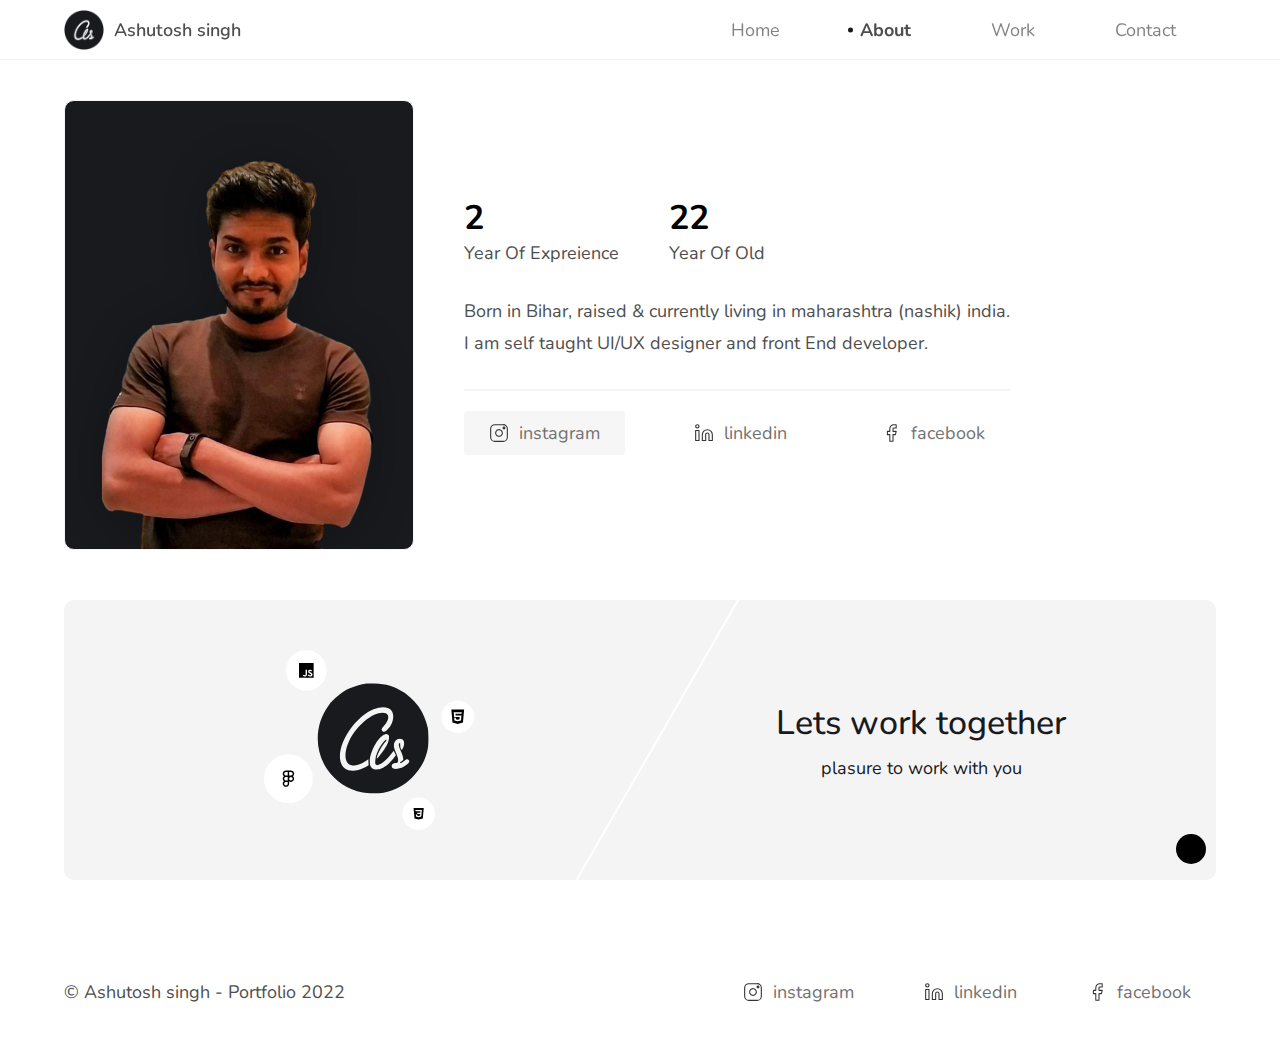
<file: pages/about.html>
<!DOCTYPE html>
<html lang="en">
  <head>
    <meta charset="UTF-8" />
    <meta http-equiv="X-UA-Compatible" content="IE=edge" />
    <meta name="theme-color" content="rgb(237, 242, 249)" />
    <meta name="viewport" content="width=device-width, initial-scale=1.0" />
    <title>Ashutosh singh</title>
    <link rel="shortcut icon" href="../assets/icons/Ashutoshsingh-logo.png" />
    <link
      href="https://fonts.googleapis.com/css2?family=Nunito:wght@200;300;400;500;600;700;800&display=swap"
      rel="stylesheet"
    />
    <link rel="stylesheet" href="../assets/style.css" />
  </head>
  <body class="body">
    <header class="header">
      <nav class="navBar container flex">
        <a href="../index.html" class="logo flex">
          <div class="logo-svg">
            <img
              src="../assets/icons/Ashutoshsingh-logo.png"
              alt="Ashutoshsingh-logo"
            />
          </div>
          <h1 class="logoText">Ashutosh singh</h1>
        </a>
        <ul class="navUl flex">
          <li><a href="../index.html" class="links">Home</a></li>
          <li><a href="./about.html" class="links active">about</a></li>
          <li><a href="./work.html" class="links">Work</a></li>
          <li><a href="./contact.html" class="links">contact</a></li>
          <li>
            <div class="navUl-status-badge flex">
              <div class="navUl-status-badge-currentStatus flex">
                <p class="status_line">Currently available</p>
                <span class="status-circle"></span>
              </div>
              <div class="navUl-status-badge-contact flex">
                <a href="tel:+919421912923">+91 942 191 2923</a>
                <a href="mailto:ashutoshsinghemailbox@gmail.com"
                  >ashutosh.singh@gmail.com</a
                >
              </div>
            </div>
          </li>
        </ul>
        <!-- hamburger menu  -->
        <div class="hamburger-menu">
          <div class="hamburger flex">
            <div class="menu-line line1 menu-deactivate"></div>
            <div class="menu-line line2"></div>
          </div>
        </div>
      </nav>
    </header>

    <div class="pagesWrapper">
      <section class="aboutPage-section container">
        <div class="aboutBox flex">
          <figure>
            <picture>
              <img
                src="../assets/images/about-image/ashutosh singh.png"
                alt="ashutosh singh"
              />
            </picture>
          </figure>
          <div class="about-ashutosh">
            <div class="exp-row flex">
              <div class="about-expBox-expreience">
                <h1 class="expBox-label">2</h1>
                <p class="expBox-para">year of expreience</p>
              </div>
              <div class="about-expBox-year">
                <h1 class="expBox-label">22</h1>
                <p class="expBox-para">year of old</p>
              </div>
            </div>
            <div class="discription-row">
              Born in Bihar, raised & currently living in maharashtra (nashik)
              india.
              <br />
              I am self taught UI/UX designer and front End developer.
            </div>
            <div class="aboutSocial-icon flex">
              <a
                href="https://www.instagram.com/singhashutosh__official/"
                class="footer-social-badge active flex"
              >
                <div class="footer-social-icon">
                  <img
                    src="../assets/icons/instagram.svg"
                    alt="instagram icon"
                  />
                </div>
                <span>instagram</span>
              </a>
              <a
                href="https://www.linkedin.com/in/ashutosh-singh-1098b9231/"
                class="footer-social-badge flex"
              >
                <div class="footer-social-icon">
                  <img src="../assets/icons/linkedin.svg" alt="linkedin icon" />
                </div>
                <span>linkedin</span>
              </a>
              <a
                href="https://www.facebook.com/profile.php?id=100077993893082"
                class="footer-social-badge flex"
              >
                <div class="footer-social-icon">
                  <img src="../assets/icons/facebook.svg" alt="facebook icon" />
                </div>
                <span>facebook</span>
              </a>
            </div>
          </div>
        </div>
      </section>

      <section class="letswork">
        <div class="letswork_container container">
          <a href="./contact.html">
            <div class="letswork-c-box flex">
              <div class="letswork-leftpart">
                <img src="../assets/icons/letswork.svg" alt="lets work image" />
              </div>
              <div class="letswork-rightpart">
                <div class="letswork-content">
                  <h1>Lets work together</h1>
                  <p>plasure to work with you</p>
                </div>
              </div>
            </div>
          </a>
        </div>
      </section>
    </div>

    <footer class="footer">
      <div class="footer_container flex container">
        <p>© Ashutosh singh - Portfolio 2022</p>
        <div class="footer-social flex">
          <!-- social-component1  -->
          <a
            href="https://www.instagram.com/singhashutosh__official/"
            class="footer-social-badge flex"
          >
            <div class="footer-social-icon">
              <img src="../assets/icons/instagram.svg" alt="instagram icon" />
            </div>
            <span>instagram</span>
          </a>
          <!-- social-component1  -->
          <a
            href="https://www.linkedin.com/in/ashutosh-singh-1098b9231/"
            class="footer-social-badge flex"
          >
            <div class="footer-social-icon">
              <img src="../assets/icons/linkedin.svg" alt="linkedin icon" />
            </div>
            <span>linkedin</span>
          </a>
          <!-- social-component1  -->
          <a
            href="https://www.facebook.com/profile.php?id=100077993893082"
            class="footer-social-badge flex"
          >
            <div class="footer-social-icon">
              <img src="../assets/icons/facebook.svg" alt="facebook icon" />
            </div>
            <span>facebook</span>
          </a>
        </div>
      </div>
    </footer>
    <script src="../assets/main.js"></script>
  </body>
</html>
</file>
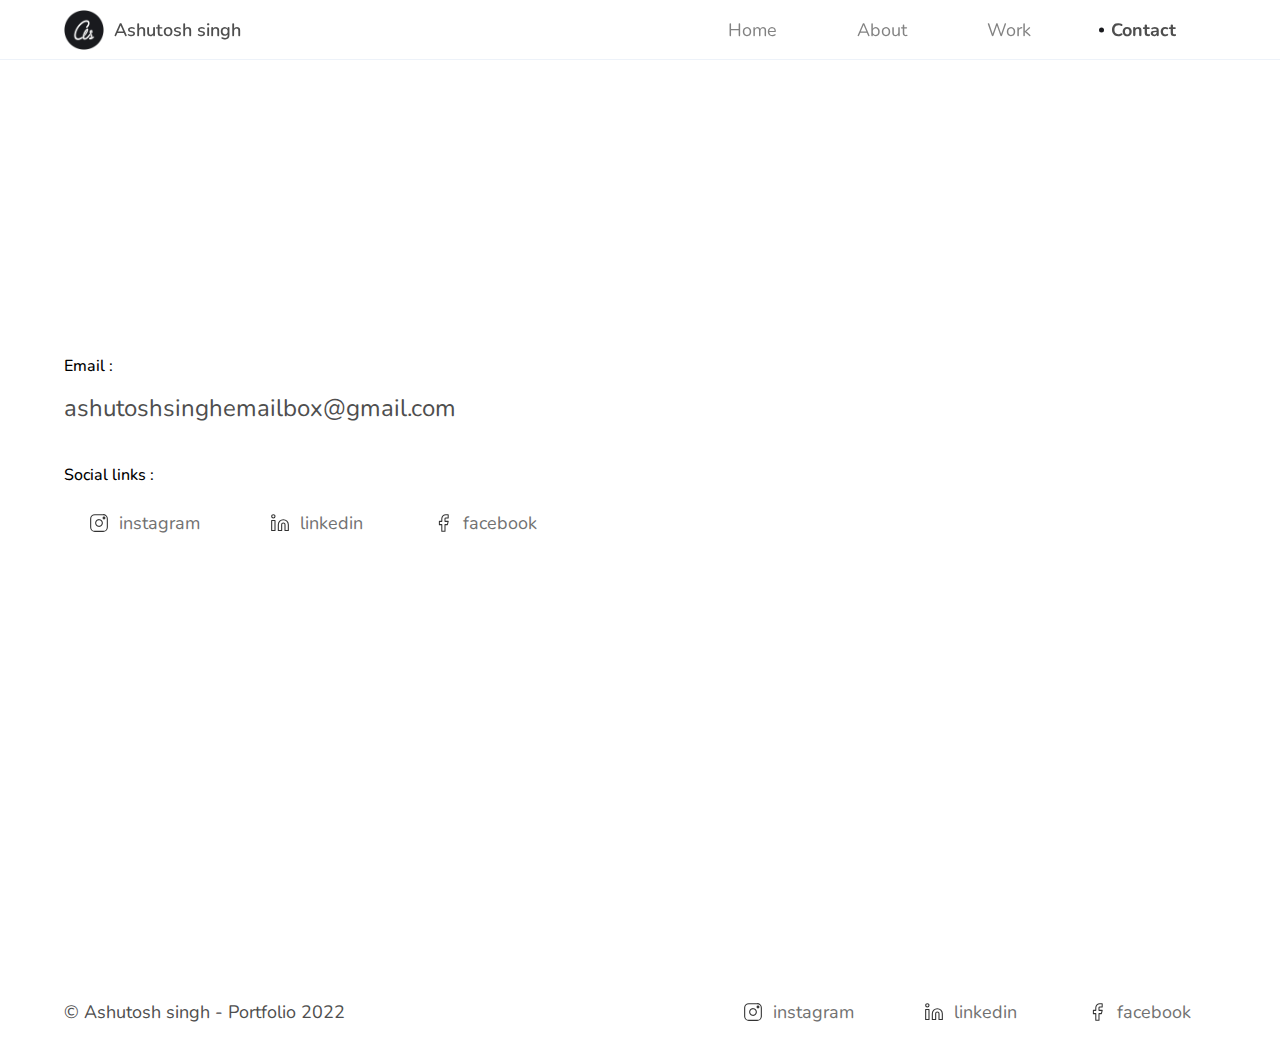
<file: pages/contact.html>
<!DOCTYPE html>
<html lang="en">
  <head>
    <meta charset="UTF-8" />
    <meta http-equiv="X-UA-Compatible" content="IE=edge" />
    <meta name="theme-color" content="rgb(237, 242, 249)" />
    <meta name="viewport" content="width=device-width, initial-scale=1.0" />
    <title>Ashutosh singh</title>
    <link rel="shortcut icon" href="../assets/icons/Ashutoshsingh-logo.png" />
    <link
      href="https://fonts.googleapis.com/css2?family=Nunito:wght@200;300;400;500;600;700;800&display=swap"
      rel="stylesheet"
    />
    <link rel="stylesheet" href="../assets/style.css" />
  </head>
  <body class="body">
    <header class="header">
      <nav class="navBar container flex">
        <a href="../index.html" class="logo flex">
          <div class="logo-svg">
            <img
              src="../assets/icons/Ashutoshsingh-logo.png"
              alt="Ashutoshsingh-logo"
            />
          </div>
          <h1 class="logoText">Ashutosh singh</h1>
        </a>
        <ul class="navUl flex">
          <li><a href="../index.html" class="links">Home</a></li>
          <li><a href="./about.html" class="links">about</a></li>
          <li><a href="./work.html" class="links">Work</a></li>
          <li><a href="./contact.html" class="links active">contact</a></li>
          <li>
            <div class="navUl-status-badge flex">
              <div class="navUl-status-badge-currentStatus flex">
                <p class="status_line">Currently available</p>
                <span class="status-circle"></span>
              </div>
              <div class="navUl-status-badge-contact flex">
                <a href="tel:+919421912923">+91 942 191 2923</a>
                <a href="mailto:ashutoshsinghemailbox@gmail.com"
                  >ashutoshsinghemailbox@gmail.com</a
                >
              </div>
            </div>
          </li>
        </ul>
        <!-- hamburger menu  -->
        <div class="hamburger-menu">
          <div class="hamburger flex">
            <div class="menu-line line1 menu-deactivate"></div>
            <div class="menu-line line2"></div>
          </div>
        </div>
      </nav>
    </header>

    <div class="pagesWrapper">
      <section class="contactus">
        <div class="contactus-container container">
          <div class="contactUs__content">
            <div class="email">
              <h3 class="contactUs-label">Email :</h3>
              <a
                href="mailto:ashutoshsinghemailbox@gmail.com"
                class="contact-mail"
                >ashutoshsinghemailbox@gmail.com</a
              >
            </div>
            <div class="social-links">
              <h3 class="contactUs-label">Social links :</h3>
              <div class="footer-social flex">
                <!-- social-component1  -->
                <a
                  href="https://www.instagram.com/singhashutosh__official/"
                  class="footer-social-badge flex"
                >
                  <div class="footer-social-icon">
                    <img
                      src="../assets/icons/instagram.svg"
                      alt="instagram icon"
                    />
                  </div>
                  <span>instagram</span>
                </a>
                <!-- social-component1  -->
                <a
                  href="https://www.linkedin.com/in/ashutosh-singh-1098b9231/"
                  class="footer-social-badge flex"
                >
                  <div class="footer-social-icon">
                    <img
                      src="../assets/icons/linkedin.svg"
                      alt="linkedin icon"
                    />
                  </div>
                  <span>linkedin</span>
                </a>
                <!-- social-component1  -->
                <a
                  href="https://www.facebook.com/profile.php?id=100077993893082"
                  class="footer-social-badge flex"
                >
                  <div class="footer-social-icon">
                    <img
                      src="../assets/icons/facebook.svg"
                      alt="facebook icon"
                    />
                  </div>
                  <span>facebook</span>
                </a>
              </div>
            </div>
          </div>
        </div>
      </section>
    </div>

    <footer class="footer">
      <div class="footer_container flex container">
        <p>© Ashutosh singh - Portfolio 2022</p>
        <div class="footer-social flex">
          <!-- social-component1  -->
          <a
            href="https://www.instagram.com/singhashutosh__official/"
            class="footer-social-badge flex"
          >
            <div class="footer-social-icon">
              <img src="../assets/icons/instagram.svg" alt="instagram icon" />
            </div>
            <span>instagram</span>
          </a>
          <!-- social-component1  -->
          <a
            href="https://www.linkedin.com/in/ashutosh-singh-1098b9231/"
            class="footer-social-badge flex"
          >
            <div class="footer-social-icon">
              <img src="../assets/icons/linkedin.svg" alt="linkedin icon" />
            </div>
            <span>linkedin</span>
          </a>
          <!-- social-component1  -->
          <a
            href="https://www.facebook.com/profile.php?id=100077993893082"
            class="footer-social-badge flex"
          >
            <div class="footer-social-icon">
              <img src="../assets/icons/facebook.svg" alt="facebook icon" />
            </div>
            <span>facebook</span>
          </a>
        </div>
      </div>
    </footer>
    <script src="../assets/main.js"></script>
  </body>
</html>
</file>
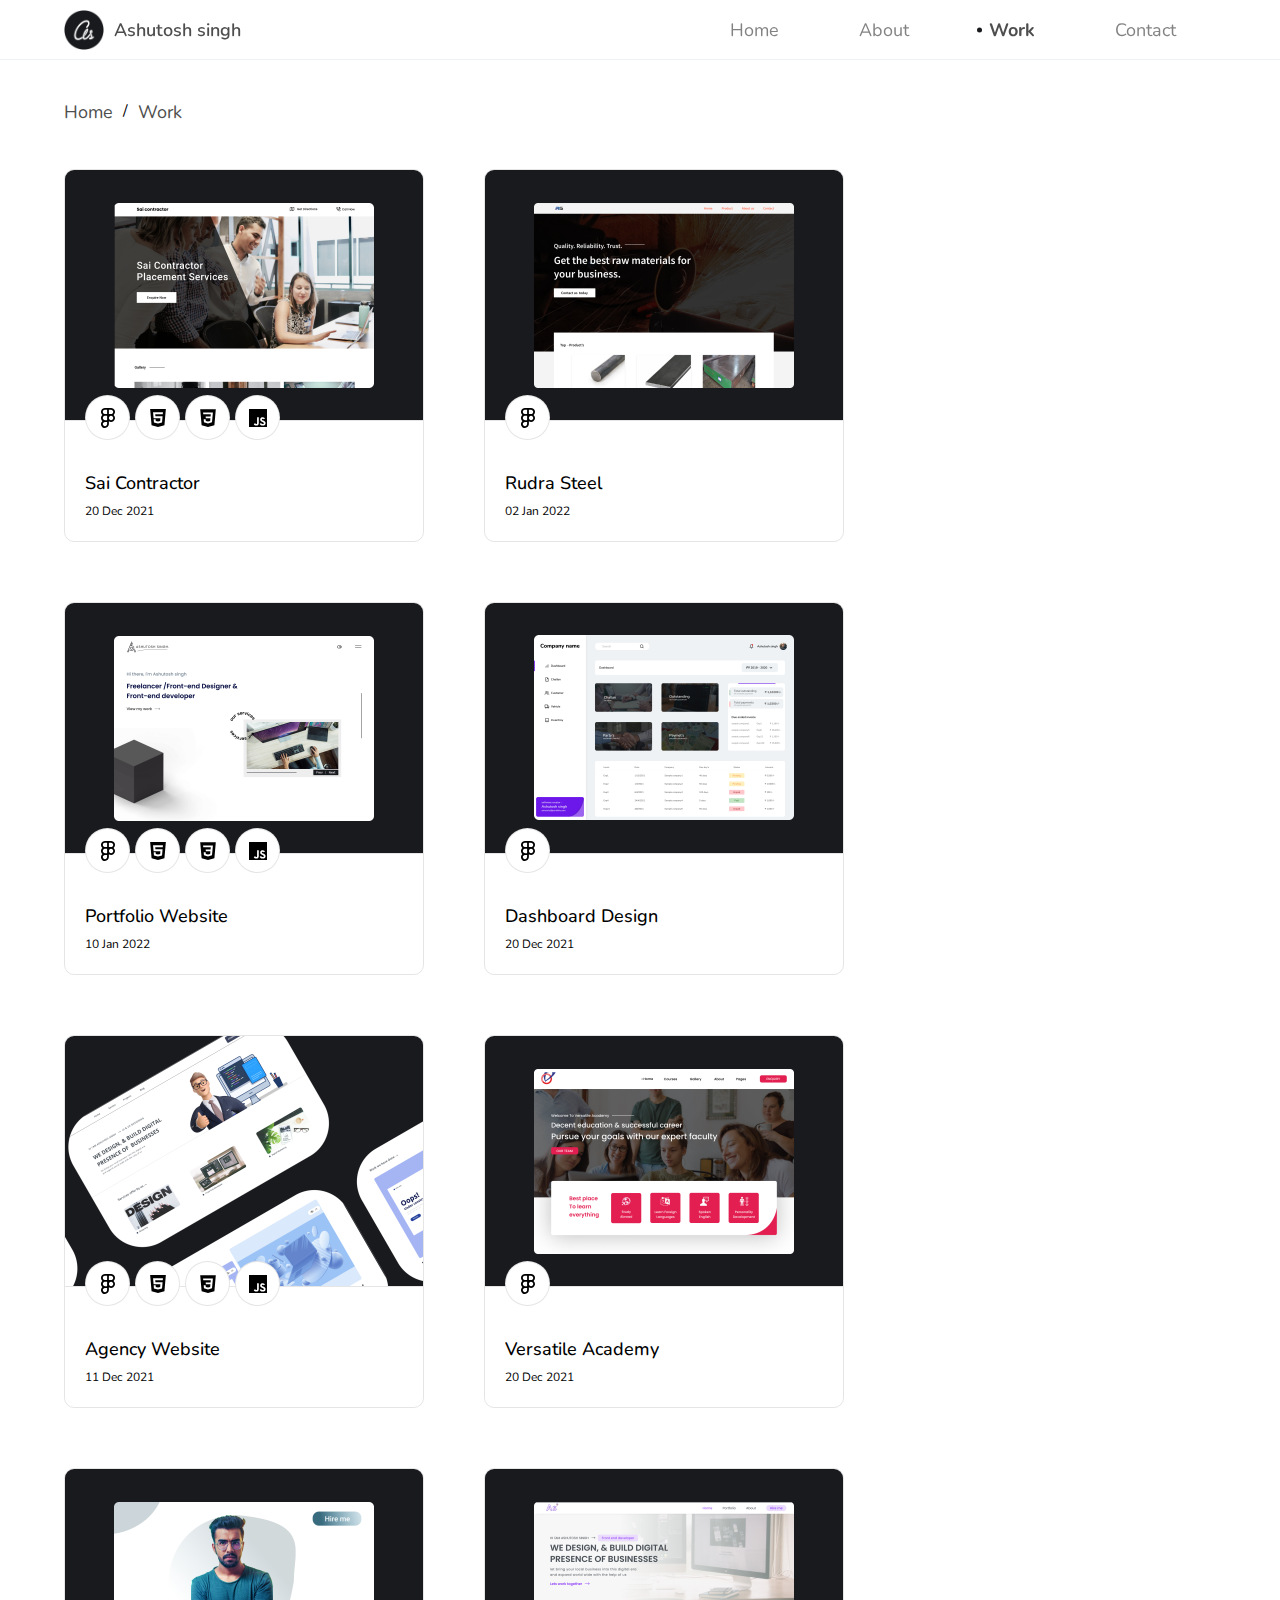
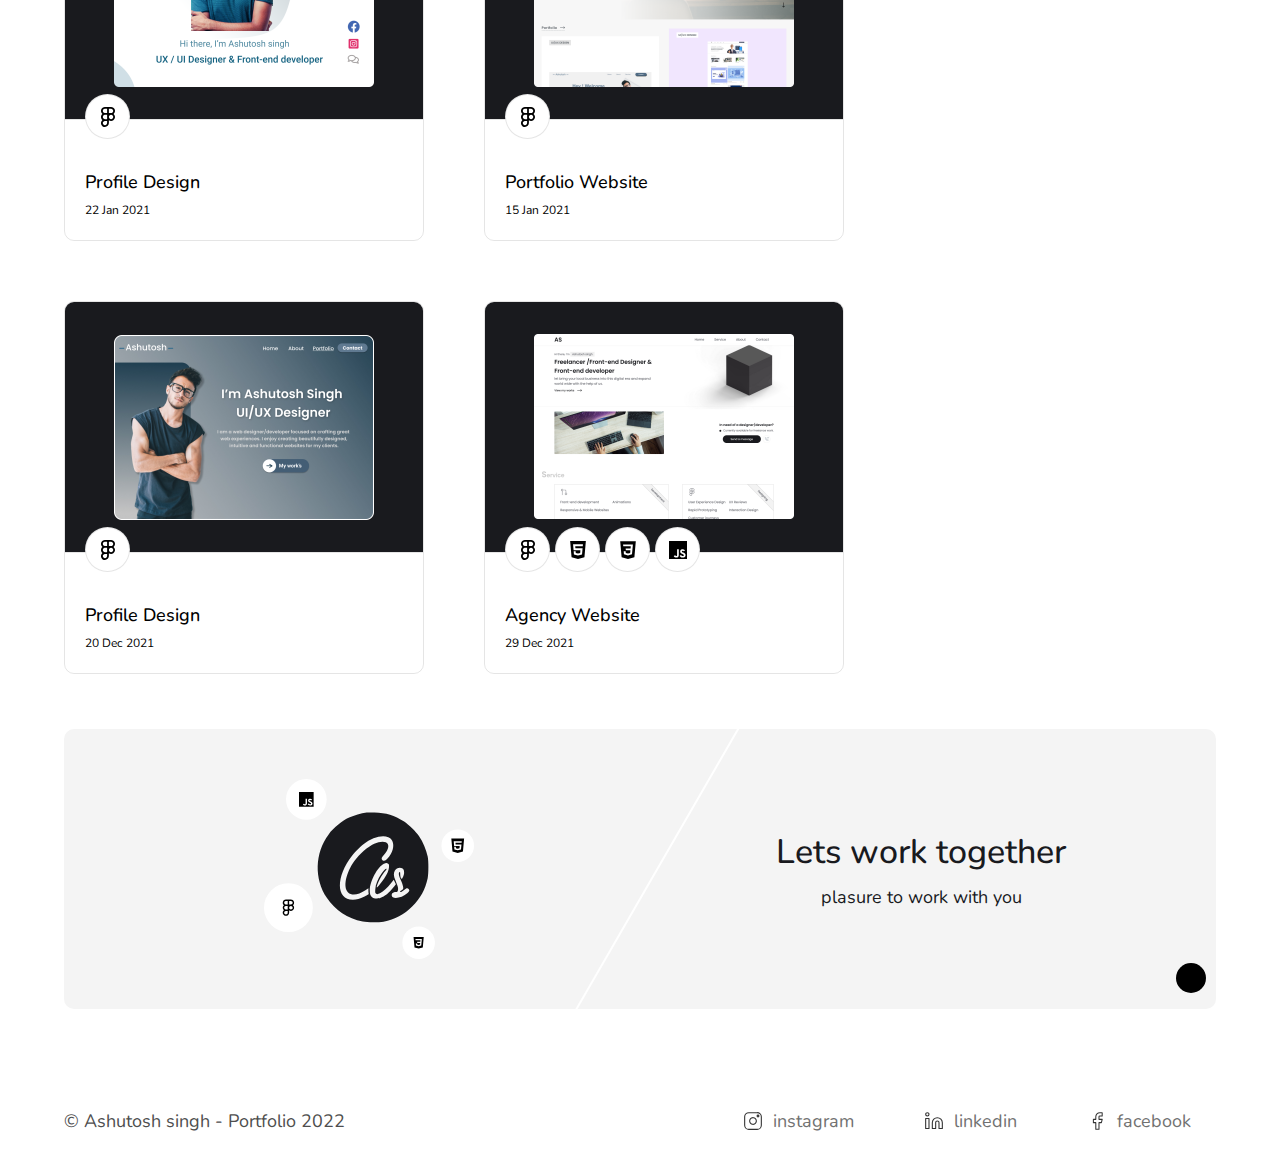
<file: pages/work.html>
<!DOCTYPE html>
<html lang="en">
  <head>
    <meta charset="UTF-8" />
    <meta http-equiv="X-UA-Compatible" content="IE=edge" />
    <meta name="theme-color" content="rgb(237, 242, 249)" />
    <meta name="viewport" content="width=device-width, initial-scale=1.0" />
    <title>Ashutosh singh</title>
    <link rel="shortcut icon" href="../assets/icons/Ashutoshsingh-logo.png" />
    <link
      href="https://fonts.googleapis.com/css2?family=Nunito:wght@200;300;400;500;600;700;800&display=swap"
      rel="stylesheet"
    />
    <link rel="stylesheet" href="../assets/style.css" />
  </head>
  <body class="body">
    <header class="header">
      <nav class="navBar container flex">
        <a href="../index.html" class="logo flex">
          <div class="logo-svg">
            <img
              src="../assets/icons/Ashutoshsingh-logo.png"
              alt="Ashutoshsingh-logo"
            />
          </div>
          <h1 class="logoText">Ashutosh singh</h1>
        </a>
        <ul class="navUl flex">
          <li><a href="../index.html" class="links">Home</a></li>
          <li><a href="./about.html" class="links">about</a></li>
          <li><a href="./work.html" class="links active">Work </a></li>
          <li><a href="./contact.html" class="links">contact</a></li>
          <li>
            <div class="navUl-status-badge flex">
              <div class="navUl-status-badge-currentStatus flex">
                <p class="status_line">Currently available</p>
                <span class="status-circle"></span>
              </div>
              <div class="navUl-status-badge-contact flex">
                <a href="tel:+919421912923">+91 942 191 2923</a>
                <a href="mailto:ashutoshsinghemailbox@gmail.com"
                  >ashutoshsinghemailbox@gmail.com</a
                >
              </div>
            </div>
          </li>
        </ul>
        <!-- hamburger menu  -->
        <div class="hamburger-menu">
          <div class="hamburger flex">
            <div class="menu-line line1 menu-deactivate"></div>
            <div class="menu-line line2"></div>
          </div>
        </div>
      </nav>
    </header>

    <div class="pagesWrapper">
      <section class="work">
        <div class="work_container container">
          <div class="pageSection_heading">
            <a href="../index.html" class="pageSection_heading-text">home</a>
            <span class="pageSection_heading-part">/</span>
            <p class="pageSection_heading-text">Work</p>
          </div>
          <div class="work-c-box grid">
            <!-- work-component1 -->
            <article class="work_component">
              <figure class="work-c-figure">
                <img
                  src="../assets/images/work/sai_contarctor-t.png"
                  alt="sai Contractor website"
                />

                <div class="work-c-widgets">
                  <div class="work-c-widgets-icon grid">
                    <img
                      src="../assets/icons/figma-icon.svg"
                      alt="figma-icon"
                    />
                  </div>
                  <div class="work-c-widgets-icon grid">
                    <img src="../assets/icons/html-icon.svg" alt="html-icon" />
                  </div>
                  <div class="work-c-widgets-icon grid">
                    <img src="../assets/icons/css-icon.svg" alt="css-icon" />
                  </div>
                  <div class="work-c-widgets-icon grid">
                    <img
                      src="../assets/icons/javascript-icon.svg"
                      alt="javascript-icon"
                    />
                  </div>
                </div>
              </figure>
              <figcaption class="work-c-lable flex">
                <div class="work-c-lable_content">
                  <h1 class="work-c-figcaption">sai contractor</h1>
                  <span class="wrok-c-date">20 dec 2021</span>
                </div>
                <div class="work-c-lable_cta">
                  <a
                    href="../projects/sai-contractor.html"
                    class="main_screen-btn flex btn secondary-btn"
                  >
                    <span>view project</span>
                    <div class="btn-icon">
                      <img
                        src="../assets/icons/rightCircle.svg"
                        alt="rightCircle svg icon"
                      />
                    </div>
                  </a>
                </div>
              </figcaption>
            </article>
            <!-- work-component2 -->
            <article class="work_component">
              <figure class="work-c-figure">
                <img
                  src="../assets/images/work/rudra_steel-t.png"
                  alt="rudra steel website"
                />

                <div class="work-c-widgets">
                  <div class="work-c-widgets-icon grid">
                    <img
                      src="../assets/icons/figma-icon.svg"
                      alt="figma-icon"
                    />
                  </div>
                </div>
              </figure>
              <figcaption class="work-c-lable flex">
                <div class="work-c-lable_content">
                  <h1 class="work-c-figcaption">Rudra steel</h1>
                  <span class="wrok-c-date">02 jan 2022</span>
                </div>
                <div class="work-c-lable_cta">
                  <a
                    href="../projects/rudra-steel.html"
                    class="main_screen-btn flex btn secondary-btn"
                  >
                    <span>view project</span>
                    <div class="btn-icon">
                      <img
                        src="../assets/icons/rightCircle.svg"
                        alt="rightCircle svg icon"
                      />
                    </div>
                  </a>
                </div>
              </figcaption>
            </article>
            <!-- work-component3 -->
            <article class="work_component">
              <figure class="work-c-figure">
                <img
                  src="../assets/images/work/portfolio-t.png"
                  alt="
                portfolio smaple webiste"
                />

                <div class="work-c-widgets">
                  <div class="work-c-widgets-icon grid">
                    <img
                      src="../assets/icons/figma-icon.svg"
                      alt="figma-icon"
                    />
                  </div>
                  <div class="work-c-widgets-icon grid">
                    <img src="../assets/icons/html-icon.svg" alt="html-icon" />
                  </div>
                  <div class="work-c-widgets-icon grid">
                    <img src="../assets/icons/css-icon.svg" alt="css-icon" />
                  </div>
                  <div class="work-c-widgets-icon grid">
                    <img
                      src="../assets/icons/javascript-icon.svg"
                      alt="javascript-icon"
                    />
                  </div>
                </div>
              </figure>
              <figcaption class="work-c-lable flex">
                <div class="work-c-lable_content">
                  <h1 class="work-c-figcaption">portfolio website</h1>
                  <span class="wrok-c-date">10 jan 2022</span>
                </div>
                <div class="work-c-lable_cta">
                  <a
                    href="../projects/portfolio-website.html"
                    class="main_screen-btn flex btn secondary-btn"
                  >
                    <span>view project</span>
                    <div class="btn-icon">
                      <img
                        src="../assets/icons/rightCircle.svg"
                        alt="rightCircle svg icon"
                      />
                    </div>
                  </a>
                </div>
              </figcaption>
            </article>
            <!-- work-component4 -->
            <article class="work_component">
              <figure class="work-c-figure">
                <img
                  src="../assets/images/work/dashboard-t.png"
                  alt="dashboard design"
                />

                <div class="work-c-widgets">
                  <div class="work-c-widgets-icon grid">
                    <img
                      src="../assets/icons/figma-icon.svg"
                      alt="figma-icon"
                    />
                  </div>
                </div>
              </figure>
              <figcaption class="work-c-lable flex">
                <div class="work-c-lable_content">
                  <h1 class="work-c-figcaption">dashboard design</h1>
                  <span class="wrok-c-date">20 dec 2021</span>
                </div>
                <div class="work-c-lable_cta">
                  <a
                    href="../projects/dashboard-design.html"
                    class="main_screen-btn flex btn secondary-btn"
                  >
                    <span>view project</span>
                    <div class="btn-icon">
                      <img
                        src="../assets/icons/rightCircle.svg"
                        alt="rightCircle svg icon"
                      />
                    </div>
                  </a>
                </div>
              </figcaption>
            </article>
            <!-- work component inserted -->
            <article class="work_component">
              <figure class="work-c-figure">
                <img
                  src="../assets/images/work/agency_website-t.png"
                  alt="versatile academy website"
                />

                <div class="work-c-widgets">
                  <div class="work-c-widgets-icon grid">
                    <img
                      src="../assets/icons/figma-icon.svg"
                      alt="figma-icon"
                    />
                  </div>
                  <div class="work-c-widgets-icon grid">
                    <img src="../assets/icons/html-icon.svg" alt="html-icon" />
                  </div>
                  <div class="work-c-widgets-icon grid">
                    <img src="../assets/icons/css-icon.svg" alt="css-icon" />
                  </div>
                  <div class="work-c-widgets-icon grid">
                    <img
                      src="../assets/icons/javascript-icon.svg"
                      alt="javascript-icon"
                    />
                  </div>
                </div>
              </figure>
              <figcaption class="work-c-lable flex">
                <div class="work-c-lable_content">
                  <h1 class="work-c-figcaption">Agency website</h1>
                  <span class="wrok-c-date">11 dec 2021</span>
                </div>
                <div class="work-c-lable_cta">
                  <a
                    href="../projects/agency-website.html"
                    class="main_screen-btn flex btn secondary-btn"
                  >
                    <span>view project</span>
                    <div class="btn-icon">
                      <img
                        src="../assets/icons/rightCircle.svg"
                        alt="rightCircle svg icon"
                      />
                    </div>
                  </a>
                </div>
              </figcaption>
            </article>
            <!-- work-component5 -->
            <article class="work_component">
              <figure class="work-c-figure">
                <img
                  src="../assets/images/work/versatile-t.png"
                  alt="versatile academy website"
                />

                <div class="work-c-widgets">
                  <div class="work-c-widgets-icon grid">
                    <img
                      src="../assets/icons/figma-icon.svg"
                      alt="figma-icon"
                    />
                  </div>
                </div>
              </figure>
              <figcaption class="work-c-lable flex">
                <div class="work-c-lable_content">
                  <h1 class="work-c-figcaption">versatile academy</h1>
                  <span class="wrok-c-date">20 dec 2021</span>
                </div>
                <div class="work-c-lable_cta">
                  <a
                    href="../projects/versatile-academy.html"
                    class="main_screen-btn flex btn secondary-btn"
                  >
                    <span>view project</span>
                    <div class="btn-icon">
                      <img
                        src="../assets/icons/rightCircle.svg"
                        alt="rightCircle svg icon"
                      />
                    </div>
                  </a>
                </div>
              </figcaption>
            </article>
            <!-- work-component6 -->
            <article class="work_component">
              <figure class="work-c-figure">
                <img
                  src="../assets/images/work/profile-design.png"
                  alt="profile design sample"
                />

                <div class="work-c-widgets">
                  <div class="work-c-widgets-icon grid">
                    <img
                      src="../assets/icons/figma-icon.svg"
                      alt="figma-icon"
                    />
                  </div>
                </div>
              </figure>
              <figcaption class="work-c-lable flex">
                <div class="work-c-lable_content">
                  <h1 class="work-c-figcaption">profile design</h1>
                  <span class="wrok-c-date">22 jan 2021</span>
                </div>
                <div class="work-c-lable_cta">
                  <a
                    href="../projects/profile-design.html"
                    class="main_screen-btn flex btn secondary-btn"
                  >
                    <span>view project</span>
                    <div class="btn-icon">
                      <img
                        src="../assets/icons/rightCircle.svg"
                        alt="rightCircle svg icon"
                      />
                    </div>
                  </a>
                </div>
              </figcaption>
            </article>
            <!-- work component inserted  -->
            <article class="work_component">
              <figure class="work-c-figure">
                <img
                  src="../assets/images/work/portfolio-2-t.png"
                  alt="profile-design-2"
                />

                <div class="work-c-widgets">
                  <div class="work-c-widgets-icon grid">
                    <img
                      src="../assets/icons/figma-icon.svg"
                      alt="figma-icon"
                    />
                </div>
              </figure>
              <figcaption class="work-c-lable flex">
                <div class="work-c-lable_content">
                  <h1 class="work-c-figcaption">portfolio website</h1>
                  <span class="wrok-c-date">15 jan 2021</span>
                </div>
                <div class="work-c-lable_cta">
                  <a
                    href="../projects/portfolio-website-2.html"
                    class="main_screen-btn flex btn secondary-btn"
                  >
                    <span>view project</span>
                    <div class="btn-icon">
                      <img
                        src="../assets/icons/rightCircle.svg"
                        alt="rightCircle svg icon"
                      />
                    </div>
                  </a>
                </div>
              </figcaption>
            </article>
            <!-- work-component7 -->
            <article class="work_component">
              <figure class="work-c-figure">
                <img
                  src="../assets/images/work/profile-design-2.png"
                  alt="profile-design-2"
                />

                <div class="work-c-widgets">
                  <div class="work-c-widgets-icon grid">
                    <img
                      src="../assets/icons/figma-icon.svg"
                      alt="figma-icon"
                    />
                </div>
              </figure>
              <figcaption class="work-c-lable flex">
                <div class="work-c-lable_content">
                  <h1 class="work-c-figcaption">profile design</h1>
                  <span class="wrok-c-date">20 dec 2021</span>
                </div>
                <div class="work-c-lable_cta">
                  <a
                    href="../projects/profile-design2.html"
                    class="main_screen-btn flex btn secondary-btn"
                  >
                    <span>view project</span>
                    <div class="btn-icon">
                      <img
                        src="../assets/icons/rightCircle.svg"
                        alt="rightCircle svg icon"
                      />
                    </div>
                  </a>
                </div>
              </figcaption>
            </article>
            <!-- work-component inserted -->
            <article class="work_component">
              <figure class="work-c-figure">
                <img
                  src="../assets/images/work/agency-website-2.png"
                  alt="profile-design-2"
                />

                <div class="work-c-widgets">
                  <div class="work-c-widgets-icon grid">
                    <img
                      src="../assets/icons/figma-icon.svg"
                      alt="figma-icon"
                    />
                  </div>
                  <div class="work-c-widgets-icon grid">
                    <img src="../assets/icons/html-icon.svg" alt="html-icon" />
                  </div>
                  <div class="work-c-widgets-icon grid">
                    <img src="../assets/icons/css-icon.svg" alt="css-icon" />
                  </div>
                  <div class="work-c-widgets-icon grid">
                    <img
                      src="../assets/icons/javascript-icon.svg"
                      alt="javascript-icon"
                    />
                  </div>
                </div>
              </figure>
              <figcaption class="work-c-lable flex">
                <div class="work-c-lable_content">
                  <h1 class="work-c-figcaption">agency website</h1>
                  <span class="wrok-c-date">29 dec 2021</span>
                </div>
                <div class="work-c-lable_cta">
                  <a
                    href="../projects/agency-website-2.html"
                    class="main_screen-btn flex btn secondary-btn"
                  >
                    <span>view project</span>
                    <div class="btn-icon">
                      <img
                        src="../assets/icons/rightCircle.svg"
                        alt="rightCircle svg icon"
                      />
                    </div>
                  </a>
                </div>
              </figcaption>
            </article>
          </div>
        </div>
      </section>

      <section class="letswork">
        <div class="letswork_container container">
          <a href="./contact.html">
            <div class="letswork-c-box flex">
              <div class="letswork-leftpart">
                <img src="../assets/icons/letswork.svg" alt="lets work image" />
              </div>
              <div class="letswork-rightpart">
                <div class="letswork-content">
                  <h1>Lets work together</h1>
                  <p>plasure to work with you</p>
                </div>
              </div>
            </div>
          </a>
        </div>
      </section>
    </div>

    <footer class="footer">
      <div class="footer_container flex container">
        <p>© Ashutosh singh - Portfolio 2022</p>
        <div class="footer-social flex">
          <!-- social-component1  -->
          <a
            href="https://www.instagram.com/singhashutosh__official/"
            class="footer-social-badge flex"
          >
            <div class="footer-social-icon">
              <img src="../assets/icons/instagram.svg" alt="instagram icon" />
            </div>
            <span>instagram</span>
          </a>
          <!-- social-component1  -->
          <a href="https://www.linkedin.com/in/ashutosh-singh-1098b9231/" class="footer-social-badge flex">
            <div class="footer-social-icon">
              <img src="../assets/icons/linkedin.svg" alt="linkedin icon" />
            </div>
            <span>linkedin</span>
          </a>
          <!-- social-component1  -->
          <a
            href="https://www.facebook.com/profile.php?id=100077993893082"
            class="footer-social-badge flex"
          >
            <div class="footer-social-icon">
              <img src="../assets/icons/facebook.svg" alt="facebook icon" />
            </div>
            <span>facebook</span>
          </a>
        </div>
      </div>
    </footer>
    <script src="../assets/main.js"></script>
  </body>
</html>
</file>
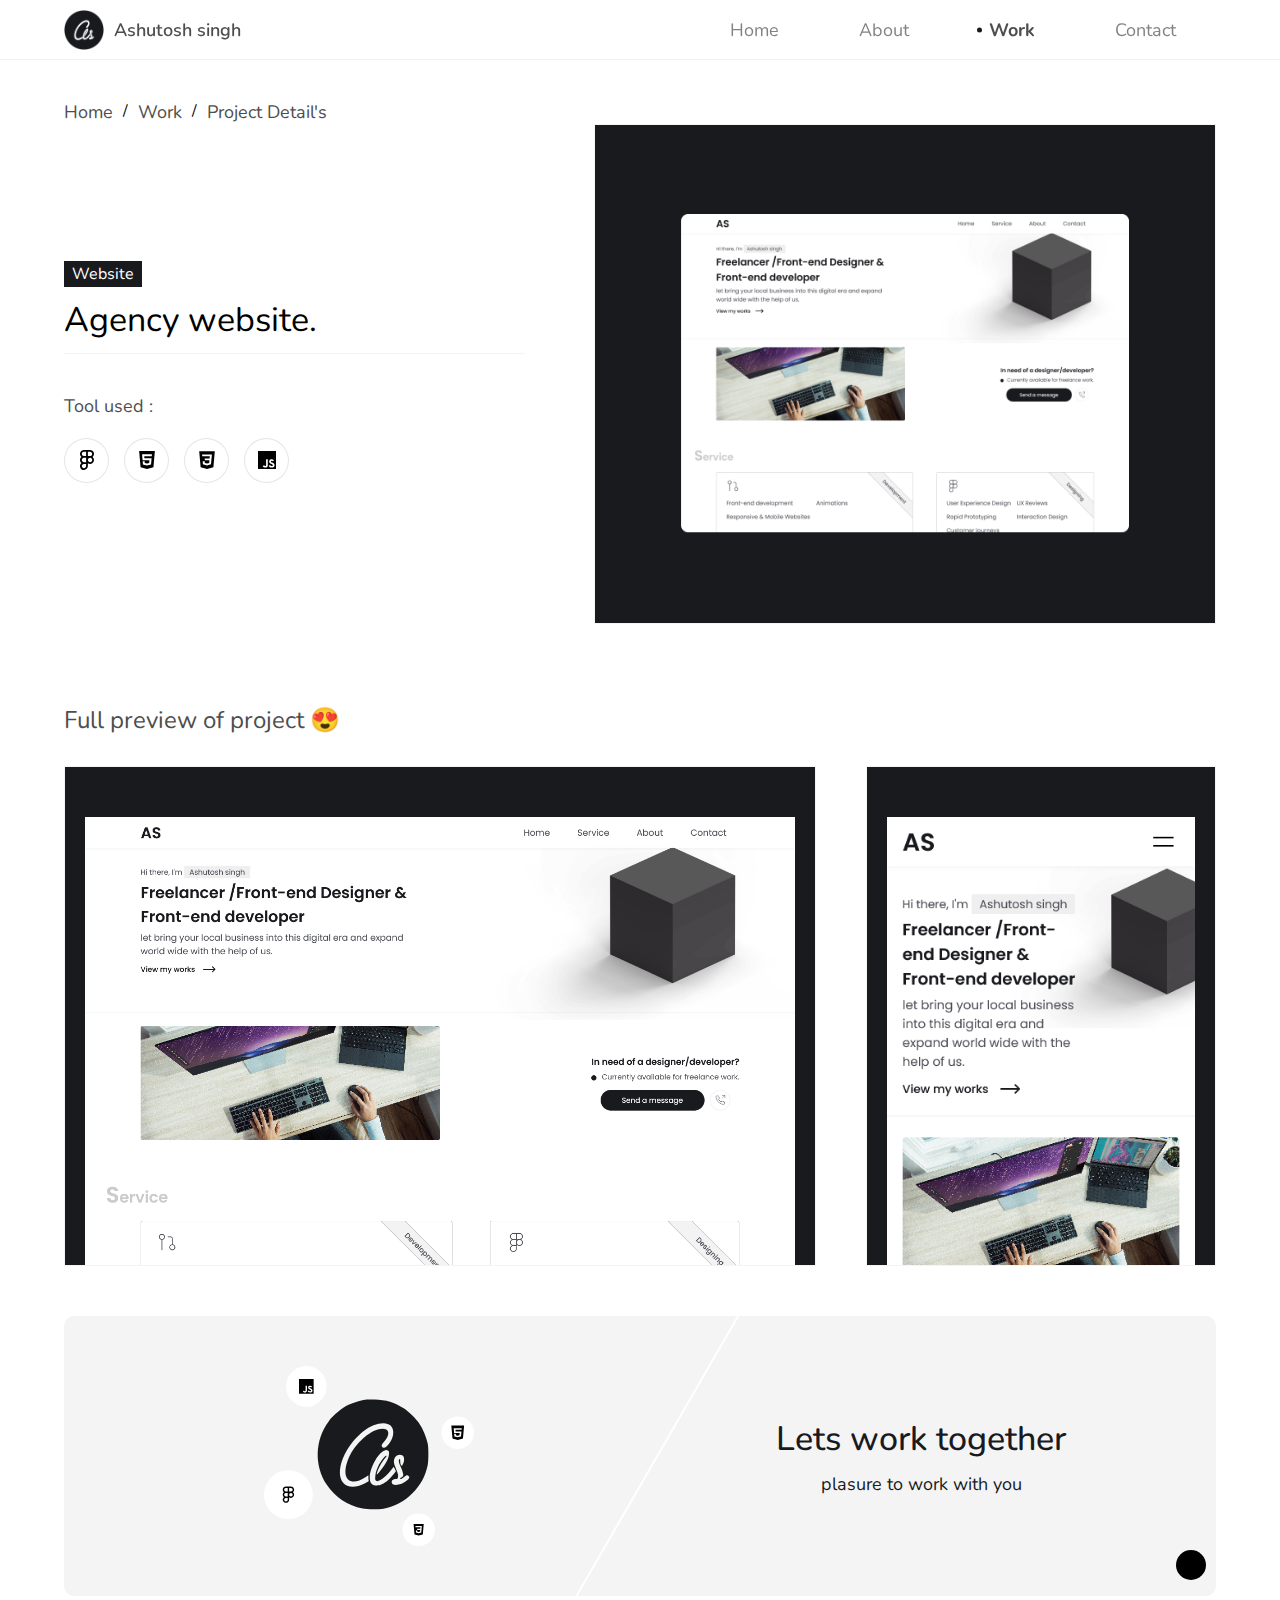
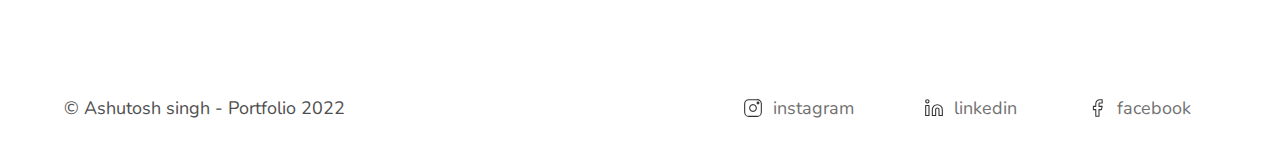
<file: projects/agency-website-2.html>
<!DOCTYPE html>
<html lang="en">
  <head>
    <meta charset="UTF-8" />
    <meta http-equiv="X-UA-Compatible" content="IE=edge" />
    <meta name="theme-color" content="rgb(237, 242, 249)" />
    <meta name="viewport" content="width=device-width, initial-scale=1.0" />
    <title>Ashutosh singh</title>
    <link rel="shortcut icon" href="../assets/icons/Ashutoshsingh-logo.png" />
    <link
      href="https://fonts.googleapis.com/css2?family=Nunito:wght@200;300;400;500;600;700;800&display=swap"
      rel="stylesheet"
    />
    <link rel="stylesheet" href="../assets/style.css" />
    <link rel="stylesheet" href="./workPage.css" />
  </head>
  <body class="body">
    <header class="header">
      <nav class="navBar container flex">
        <a href="../index.html" class="logo flex">
          <div class="logo-svg">
            <img
              src="../assets/icons/Ashutoshsingh-logo.png"
              alt="Ashutoshsingh-logo"
            />
          </div>
          <h1 class="logoText">Ashutosh singh</h1>
        </a>
        <ul class="navUl flex">
          <li><a href="../index.html" class="links">Home</a></li>
          <li><a href="../pages/about.html" class="links">about</a></li>
          <li><a href="../pages/work.html" class="links active">Work</a></li>
          <li><a href="../pages/contact.html" class="links">contact</a></li>
          <li>
            <div class="navUl-status-badge flex">
              <div class="navUl-status-badge-currentStatus flex">
                <p class="status_line">Currently available</p>
                <span class="status-circle"></span>
              </div>
              <div class="navUl-status-badge-contact flex">
                <a href="tel:+919421912923">+91 942 191 2923</a>
                <a href="mailto:ashutoshsinghemailbox@gmail.com"
                  >ashutoshsinghemailbox@gmail.com</a
                >
              </div>
            </div>
          </li>
        </ul>
        <!-- hamburger menu  -->
        <div class="hamburger-menu">
          <div class="hamburger flex">
            <div class="menu-line line1 menu-deactivate"></div>
            <div class="menu-line line2"></div>
          </div>
        </div>
      </nav>
    </header>

    <div class="pagesWrapper">
      <section class="workPage">
        <div class="workPage-container container">
          <div class="pageSection_heading">
            <a href="../index.html" class="pageSection_heading-text">home</a>
            <span class="pageSection_heading-part">/</span>
            <a href="../pages/work.html" class="pageSection_heading-text"
              >Work</a
            >
            <span class="pageSection_heading-part">/</span>
            <p class="pageSection_heading-text">project detail's</p>
          </div>
          <div class="workPage_box">
            <div class="left-content">
              <h2 class="work-type">website</h2>
              <h1 class="workPage__heading">Agency website.</h1>
              <p>Tool used :</p>
              <div class="used__tech">
                <div class="work-c-widgets">
                  <div class="work-c-widgets-icon grid">
                    <img
                      src="../assets/icons/figma-icon.svg"
                      alt="figma-icon"
                    />
                  </div>
                  <div class="work-c-widgets-icon grid">
                    <img src="../assets/icons/html-icon.svg" alt="html-icon" />
                  </div>
                  <div class="work-c-widgets-icon grid">
                    <img src="../assets/icons/css-icon.svg" alt="css-icon" />
                  </div>
                  <div class="work-c-widgets-icon grid">
                    <img
                      src="../assets/icons/javascript-icon.svg"
                      alt="javascript-icon"
                    />
                  </div>
                </div>
              </div>
            </div>
            <div class="right-image">
              <figure>
                <picture>
                  <img
                    src="../assets/images/work/agency-website-2.png"
                    alt="agency website"
                  />
                </picture>
              </figure>
            </div>
          </div>

          <div class="work-fullpreview">
            <p class="work-fullpreview-p">Full preview of project 😍</p>

            <div class="work-fullpreview-box">
              <div class="work-fullpreview-bigScreen">
                <div class="bigScreen-box">
                  <img
                    src="../assets/images/work/work-discription-img/agency-website-2.png"
                    alt="agency website"
                  />
                </div>
              </div>
              <div class="work-fullpreview-smallScreen">
                <div class="smallScreen-box">
                  <img
                    src="../assets/images/work/work-discription-img/agency-website-2-m.png"
                    alt=""
                  />
                </div>
              </div>
            </div>
          </div>
        </div>
      </section>

      <section class="letswork">
        <div class="letswork_container container">
          <a href="../pages/contact.html">
            <div class="letswork-c-box flex">
              <div class="letswork-leftpart">
                <img src="../assets/icons/letswork.svg" alt="lets work image" />
              </div>
              <div class="letswork-rightpart">
                <div class="letswork-content">
                  <h1>Lets work together</h1>
                  <p>plasure to work with you</p>
                </div>
              </div>
            </div>
          </a>
        </div>
      </section>
    </div>

    <footer class="footer">
      <div class="footer_container flex container">
        <p>© Ashutosh singh - Portfolio 2022</p>
        <div class="footer-social flex">
          <!-- social-component1  -->
          <a
            href="https://www.instagram.com/singhashutosh__official/"
            class="footer-social-badge flex"
          >
            <div class="footer-social-icon">
              <img src="../assets/icons/instagram.svg" alt="instagram icon" />
            </div>
            <span>instagram</span>
          </a>
          <!-- social-component1  -->
          <a
            href="https://www.linkedin.com/in/ashutosh-singh-1098b9231/"
            class="footer-social-badge flex"
          >
            <div class="footer-social-icon">
              <img src="../assets/icons/linkedin.svg" alt="linkedin icon" />
            </div>
            <span>linkedin</span>
          </a>
          <!-- social-component1  -->
          <a
            href="https://www.facebook.com/profile.php?id=100077993893082"
            class="footer-social-badge flex"
          >
            <div class="footer-social-icon">
              <img src="../assets/icons/facebook.svg" alt="facebook icon" />
            </div>
            <span>facebook</span>
          </a>
        </div>
      </div>
    </footer>
    <script src="../assets/main.js"></script>
  </body>
</html>
</file>
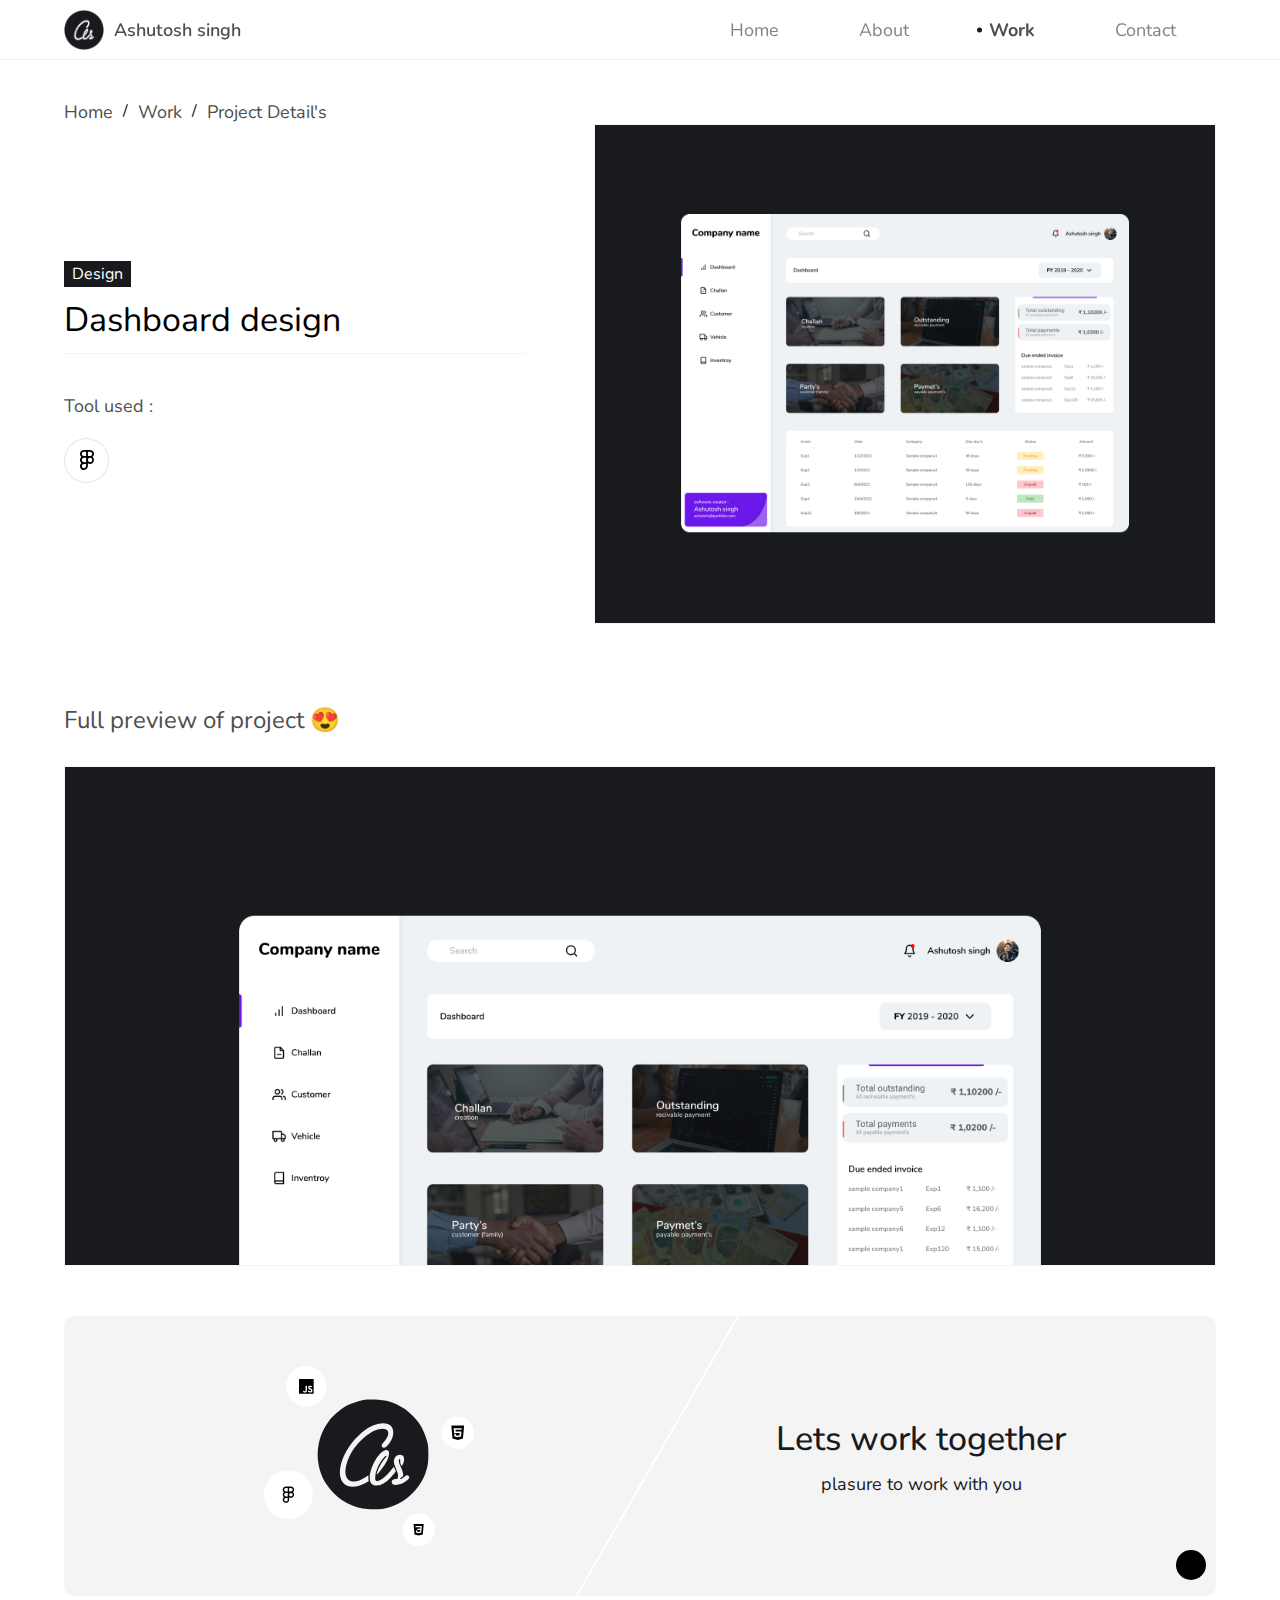
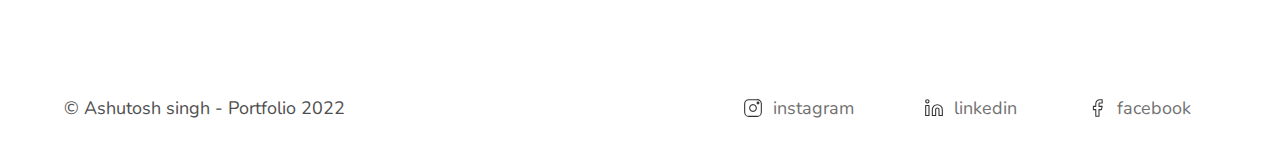
<file: projects/dashboard-design.html>
<!DOCTYPE html>
<html lang="en">
  <head>
    <meta charset="UTF-8" />
    <meta http-equiv="X-UA-Compatible" content="IE=edge" />
    <meta name="theme-color" content="rgb(237, 242, 249)" />
    <meta name="viewport" content="width=device-width, initial-scale=1.0" />
    <title>Ashutosh singh</title>
    <link rel="shortcut icon" href="../assets/icons/Ashutoshsingh-logo.png" />
    <link
      href="https://fonts.googleapis.com/css2?family=Nunito:wght@200;300;400;500;600;700;800&display=swap"
      rel="stylesheet"
    />
    <link rel="stylesheet" href="../assets/style.css" />
    <link rel="stylesheet" href="./workPage.css" />
  </head>
  <body class="body">
    <header class="header">
      <nav class="navBar container flex">
        <a href="../index.html" class="logo flex">
          <div class="logo-svg">
            <img
              src="../assets/icons/Ashutoshsingh-logo.png"
              alt="Ashutoshsingh-logo"
            />
          </div>
          <h1 class="logoText">Ashutosh singh</h1>
        </a>
        <ul class="navUl flex">
          <li><a href="../index.html" class="links">Home</a></li>
          <li><a href="../pages/about.html" class="links">about</a></li>
          <li><a href="../pages/work.html" class="links active">Work</a></li>
          <li><a href="../pages/contact.html" class="links">contact</a></li>
          <li>
            <div class="navUl-status-badge flex">
              <div class="navUl-status-badge-currentStatus flex">
                <p class="status_line">Currently available</p>
                <span class="status-circle"></span>
              </div>
              <div class="navUl-status-badge-contact flex">
                <a href="tel:+919421912923">+91 942 191 2923</a>
                <a href="mailto:ashutoshsinghemailbox@gmail.com"
                  >ashutoshsinghemailbox@gmail.com</a
                >
              </div>
            </div>
          </li>
        </ul>
        <!-- hamburger menu  -->
        <div class="hamburger-menu">
          <div class="hamburger flex">
            <div class="menu-line line1 menu-deactivate"></div>
            <div class="menu-line line2"></div>
          </div>
        </div>
      </nav>
    </header>

    <div class="pagesWrapper">
      <section class="workPage">
        <div class="workPage-container container">
          <div class="pageSection_heading">
            <a href="../index.html" class="pageSection_heading-text">home</a>
            <span class="pageSection_heading-part">/</span>
            <a href="../pages/work.html" class="pageSection_heading-text"
              >Work</a
            >
            <span class="pageSection_heading-part">/</span>
            <p class="pageSection_heading-text">project detail's</p>
          </div>
          <div class="workPage_box">
            <div class="left-content">
              <h2 class="work-type">design</h2>
              <h1 class="workPage__heading">dashboard design</h1>
              <p>Tool used :</p>
              <div class="used__tech">
                <div class="work-c-widgets">
                  <div class="work-c-widgets-icon grid">
                    <img
                      src="../assets/icons/figma-icon.svg"
                      alt="figma-icon"
                    />
                  </div>
                </div>
              </div>
            </div>
            <div class="right-image">
              <figure>
                <picture>
                  <img
                    src="../assets/images/work/dashboard-t.png"
                    alt="dashboard sample design"
                  />
                </picture>
              </figure>
            </div>
          </div>

          <div class="work-fullpreview">
            <p class="work-fullpreview-p">Full preview of project 😍</p>

            <div class="work-fullpreview-box single">
              <div class="work-fullpreview-bigScreen">
                <div class="bigScreen-box">
                  <img src="../assets/images/work/dashboard-t.png" alt="" />
                </div>
              </div>
            </div>
          </div>
        </div>
      </section>

      <section class="letswork">
        <div class="letswork_container container">
          <a href="../pages/contact.html">
            <div class="letswork-c-box flex">
              <div class="letswork-leftpart">
                <img src="../assets/icons/letswork.svg" alt="lets work image" />
              </div>
              <div class="letswork-rightpart">
                <div class="letswork-content">
                  <h1>Lets work together</h1>
                  <p>plasure to work with you</p>
                </div>
              </div>
            </div>
          </a>
        </div>
      </section>
    </div>

    <footer class="footer">
      <div class="footer_container flex container">
        <p>© Ashutosh singh - Portfolio 2022</p>
        <div class="footer-social flex">
          <!-- social-component1  -->
          <a
            href="https://www.instagram.com/singhashutosh__official/"
            class="footer-social-badge flex"
          >
            <div class="footer-social-icon">
              <img src="../assets/icons/instagram.svg" alt="instagram icon" />
            </div>
            <span>instagram</span>
          </a>
          <!-- social-component1  -->
          <a
            href="https://www.linkedin.com/in/ashutosh-singh-1098b9231/"
            class="footer-social-badge flex"
          >
            <div class="footer-social-icon">
              <img src="../assets/icons/linkedin.svg" alt="linkedin icon" />
            </div>
            <span>linkedin</span>
          </a>
          <!-- social-component1  -->
          <a
            href="https://www.facebook.com/profile.php?id=100077993893082"
            class="footer-social-badge flex"
          >
            <div class="footer-social-icon">
              <img src="../assets/icons/facebook.svg" alt="facebook icon" />
            </div>
            <span>facebook</span>
          </a>
        </div>
      </div>
    </footer>
    <script src="../assets/main.js"></script>
  </body>
</html>
</file>
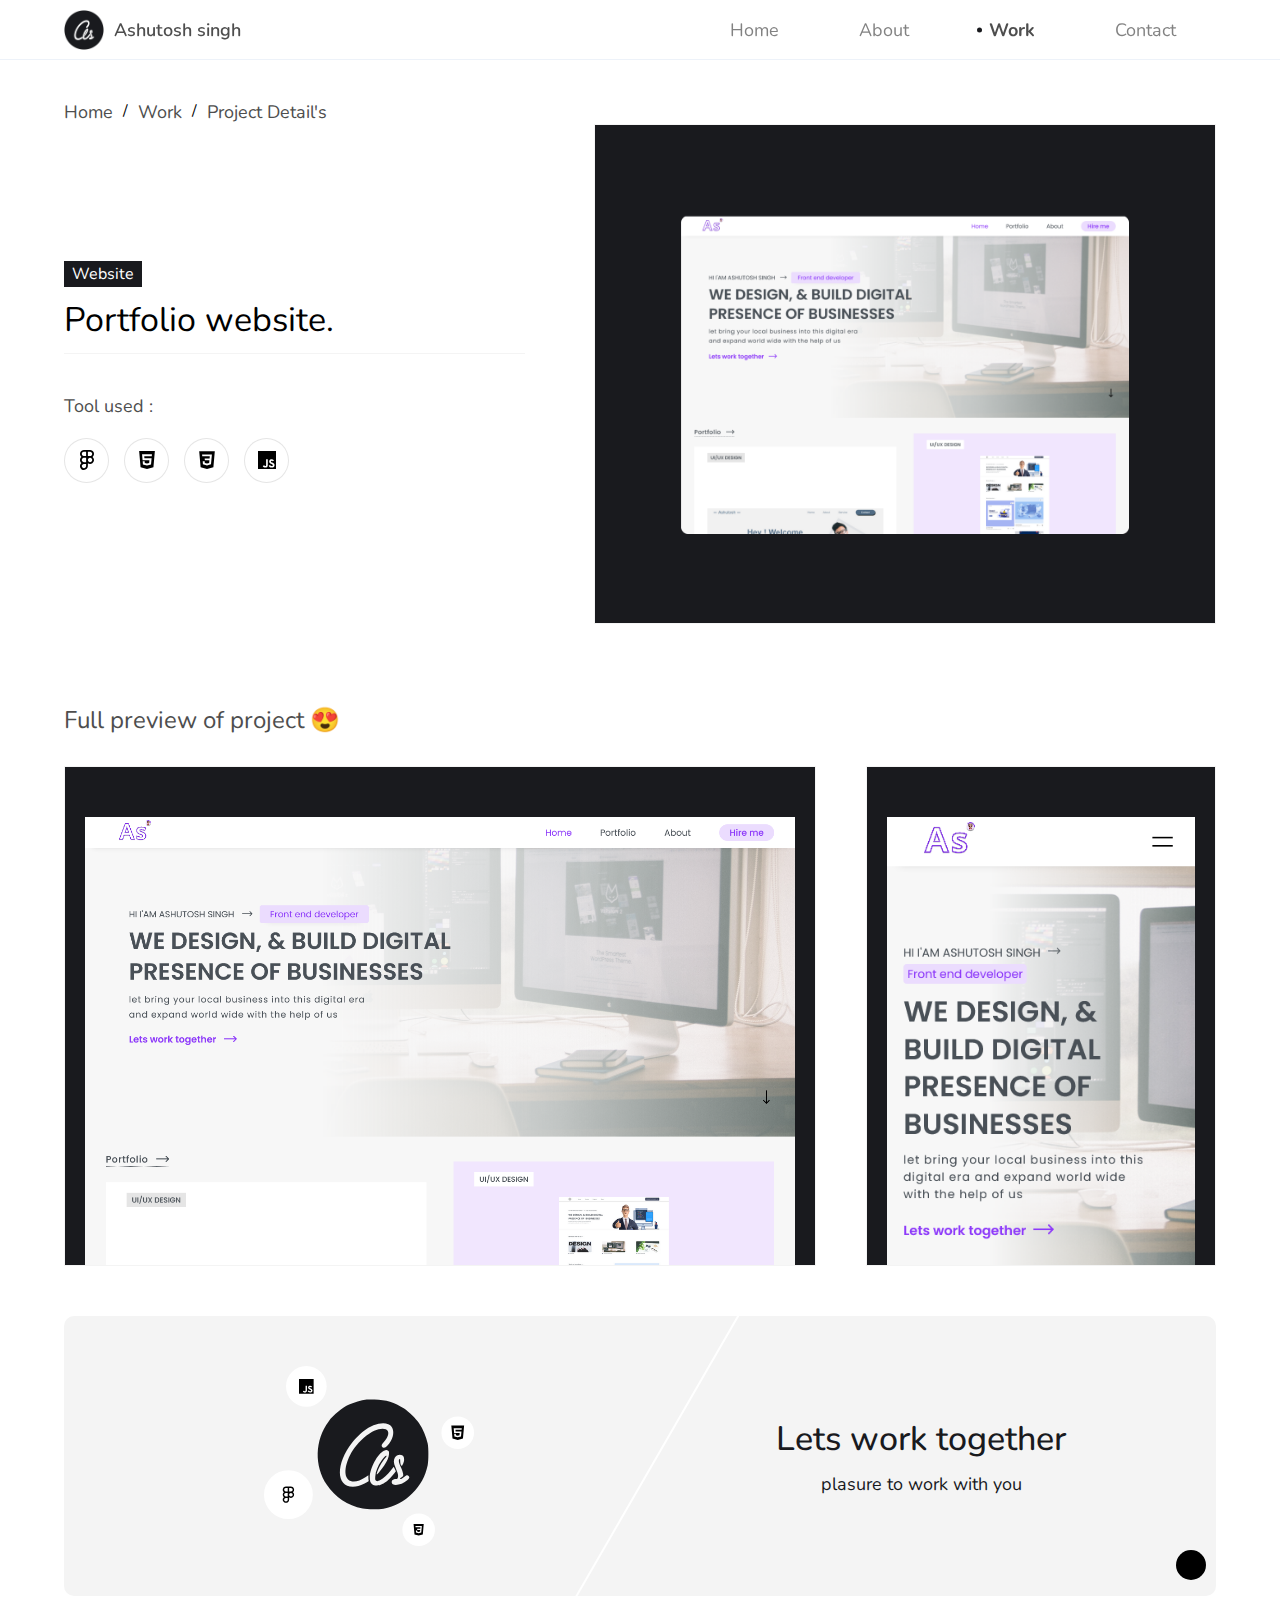
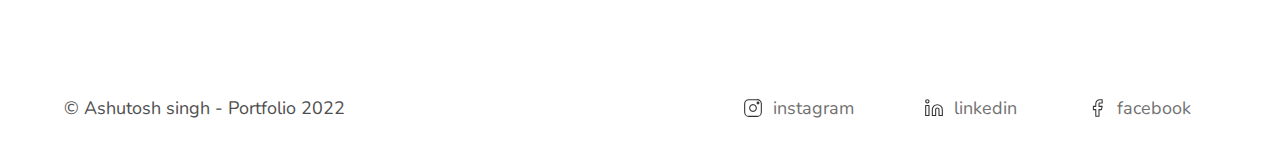
<file: projects/portfolio-website-2.html>
<!DOCTYPE html>
<html lang="en">
  <head>
    <meta charset="UTF-8" />
    <meta http-equiv="X-UA-Compatible" content="IE=edge" />
    <meta name="theme-color" content="rgb(237, 242, 249)" />
    <meta name="viewport" content="width=device-width, initial-scale=1.0" />
    <title>Ashutosh singh</title>
    <link rel="shortcut icon" href="../assets/icons/Ashutoshsingh-logo.png" />
    <link
      href="https://fonts.googleapis.com/css2?family=Nunito:wght@200;300;400;500;600;700;800&display=swap"
      rel="stylesheet"
    />
    <link rel="stylesheet" href="../assets/style.css" />
    <link rel="stylesheet" href="./workPage.css" />
  </head>
  <body class="body">
    <header class="header">
      <nav class="navBar container flex">
        <a href="../index.html" class="logo flex">
          <div class="logo-svg">
            <img
              src="../assets/icons/Ashutoshsingh-logo.png"
              alt="Ashutoshsingh-logo"
            />
          </div>
          <h1 class="logoText">Ashutosh singh</h1>
        </a>
        <ul class="navUl flex">
          <li><a href="../index.html" class="links">Home</a></li>
          <li><a href="../pages/about.html" class="links">about</a></li>
          <li><a href="../pages/work.html" class="links active">Work</a></li>
          <li><a href="../pages/contact.html" class="links">contact</a></li>
          <li>
            <div class="navUl-status-badge flex">
              <div class="navUl-status-badge-currentStatus flex">
                <p class="status_line">Currently available</p>
                <span class="status-circle"></span>
              </div>
              <div class="navUl-status-badge-contact flex">
                <a href="tel:+919421912923">+91 942 191 2923</a>
                <a href="mailto:ashutoshsinghemailbox@gmail.com"
                  >ashutoshsinghemailbox@gmail.com</a
                >
              </div>
            </div>
          </li>
        </ul>
        <!-- hamburger menu  -->
        <div class="hamburger-menu">
          <div class="hamburger flex">
            <div class="menu-line line1 menu-deactivate"></div>
            <div class="menu-line line2"></div>
          </div>
        </div>
      </nav>
    </header>

    <div class="pagesWrapper">
      <section class="workPage">
        <div class="workPage-container container">
          <div class="pageSection_heading">
            <a href="../index.html" class="pageSection_heading-text">home</a>
            <span class="pageSection_heading-part">/</span>
            <a href="../pages/work.html" class="pageSection_heading-text"
              >Work</a
            >
            <span class="pageSection_heading-part">/</span>
            <p class="pageSection_heading-text">project detail's</p>
          </div>
          <div class="workPage_box">
            <div class="left-content">
              <h2 class="work-type">website</h2>
              <h1 class="workPage__heading">Portfolio website.</h1>
              <p>Tool used :</p>
              <div class="used__tech">
                <div class="work-c-widgets">
                  <div class="work-c-widgets-icon grid">
                    <img
                      src="../assets/icons/figma-icon.svg"
                      alt="figma-icon"
                    />
                  </div>
                  <div class="work-c-widgets-icon grid">
                    <img src="../assets/icons/html-icon.svg" alt="html-icon" />
                  </div>
                  <div class="work-c-widgets-icon grid">
                    <img src="../assets/icons/css-icon.svg" alt="css-icon" />
                  </div>
                  <div class="work-c-widgets-icon grid">
                    <img
                      src="../assets/icons/javascript-icon.svg"
                      alt="javascript-icon"
                    />
                  </div>
                </div>
              </div>
            </div>
            <div class="right-image">
              <figure>
                <picture>
                  <img
                    src="../assets/images/work/portfolio-2-t.png"
                    alt="protfolio sample image"
                  />
                </picture>
              </figure>
            </div>
          </div>

          <div class="work-fullpreview">
            <p class="work-fullpreview-p">Full preview of project 😍</p>

            <div class="work-fullpreview-box">
              <div class="work-fullpreview-bigScreen">
                <div class="bigScreen-box">
                  <img
                    src="../assets/images/work/work-discription-img/portfolio_2.png"
                    alt=""
                  />
                </div>
              </div>
              <div class="work-fullpreview-smallScreen">
                <div class="smallScreen-box">
                  <img
                    src="../assets/images/work/work-discription-img/portfolio_2-m.png"
                    alt=""
                  />
                </div>
              </div>
            </div>
          </div>
        </div>
      </section>

      <section class="letswork">
        <div class="letswork_container container">
          <a href="../pages/contact.html">
            <div class="letswork-c-box flex">
              <div class="letswork-leftpart">
                <img src="../assets/icons/letswork.svg" alt="lets work image" />
              </div>
              <div class="letswork-rightpart">
                <div class="letswork-content">
                  <h1>Lets work together</h1>
                  <p>plasure to work with you</p>
                </div>
              </div>
            </div>
          </a>
        </div>
      </section>
    </div>

    <footer class="footer">
      <div class="footer_container flex container">
        <p>© Ashutosh singh - Portfolio 2022</p>
        <div class="footer-social flex">
          <!-- social-component1  -->
          <a
            href="https://www.instagram.com/singhashutosh__official/"
            class="footer-social-badge flex"
          >
            <div class="footer-social-icon">
              <img src="../assets/icons/instagram.svg" alt="instagram icon" />
            </div>
            <span>instagram</span>
          </a>
          <!-- social-component1  -->
          <a
            href="https://www.linkedin.com/in/ashutosh-singh-1098b9231/"
            class="footer-social-badge flex"
          >
            <div class="footer-social-icon">
              <img src="../assets/icons/linkedin.svg" alt="linkedin icon" />
            </div>
            <span>linkedin</span>
          </a>
          <!-- social-component1  -->
          <a
            href="https://www.facebook.com/profile.php?id=100077993893082"
            class="footer-social-badge flex"
          >
            <div class="footer-social-icon">
              <img src="../assets/icons/facebook.svg" alt="facebook icon" />
            </div>
            <span>facebook</span>
          </a>
        </div>
      </div>
    </footer>
    <script src="../assets/main.js"></script>
  </body>
</html>
</file>
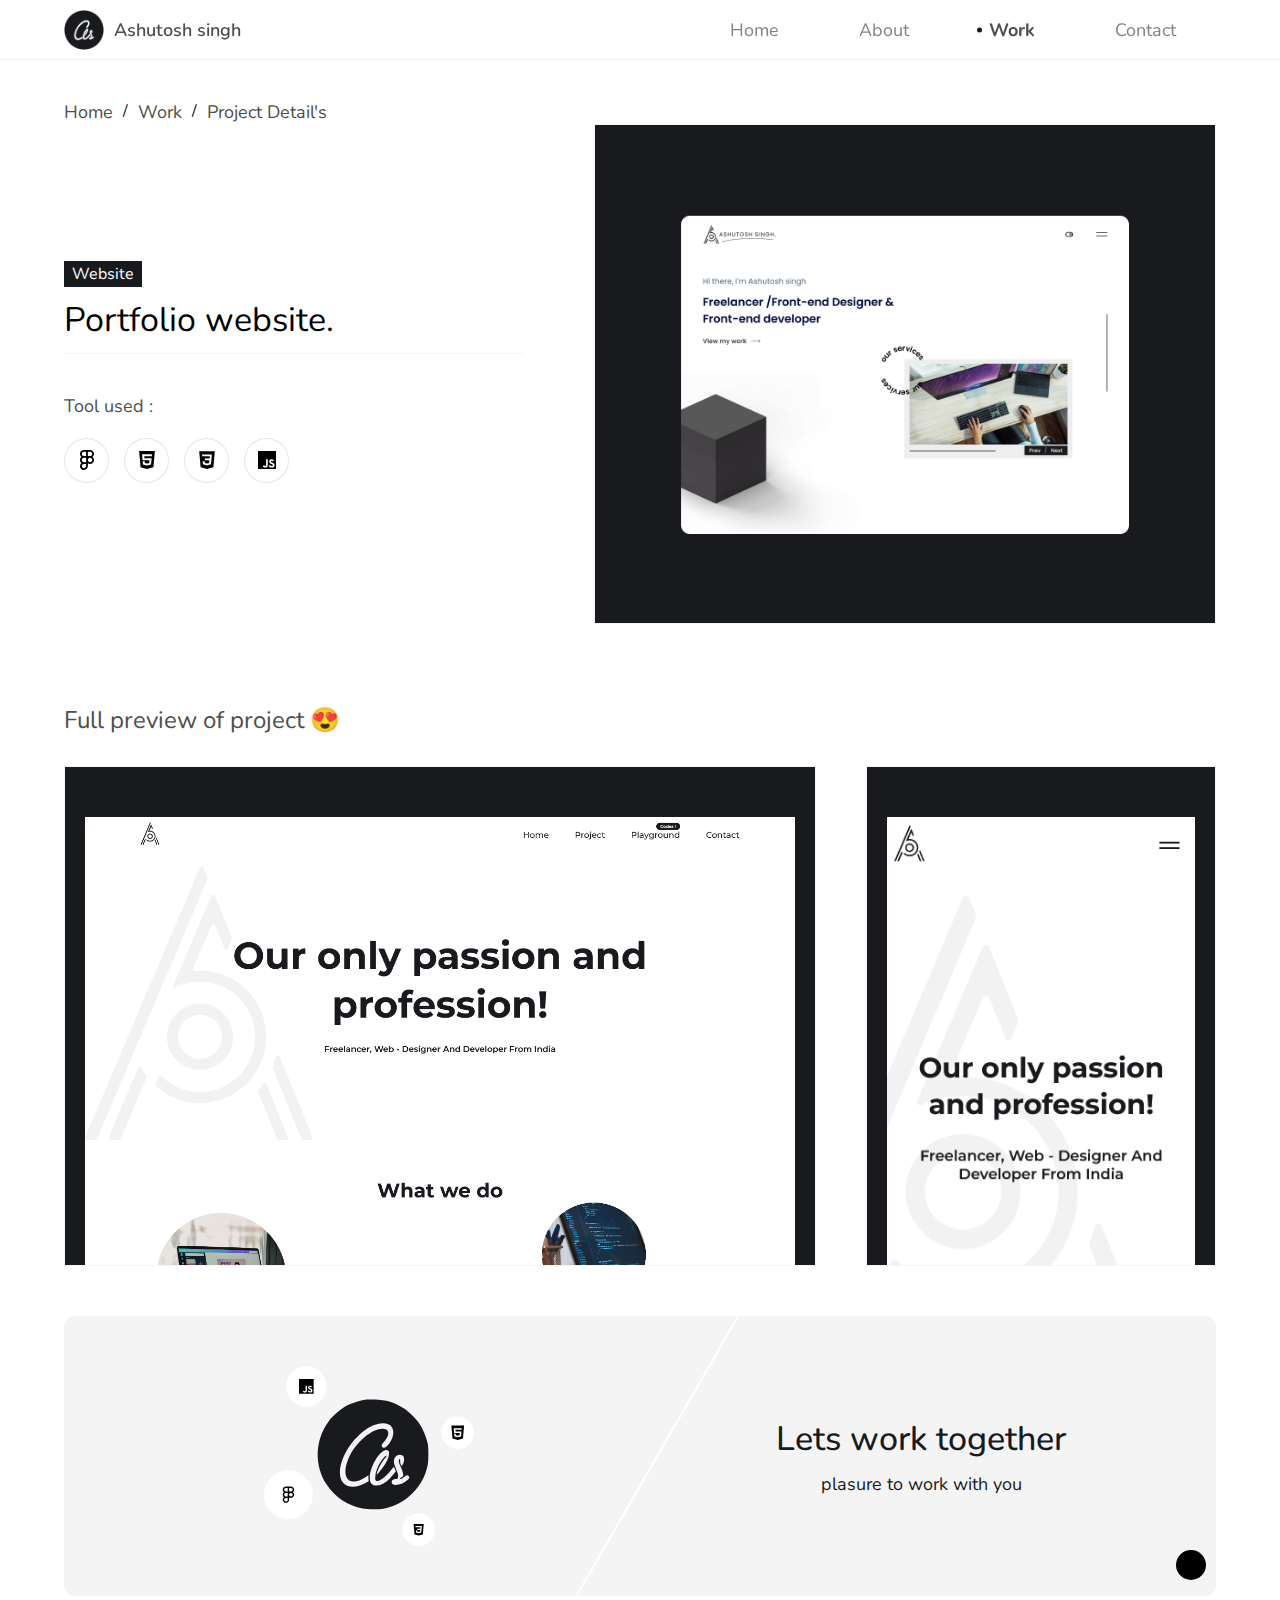
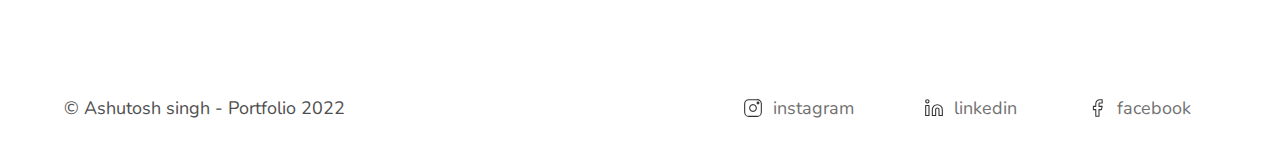
<file: projects/portfolio-website.html>
<!DOCTYPE html>
<html lang="en">
  <head>
    <meta charset="UTF-8" />
    <meta http-equiv="X-UA-Compatible" content="IE=edge" />
    <meta name="theme-color" content="rgb(237, 242, 249)" />
    <meta name="viewport" content="width=device-width, initial-scale=1.0" />
    <title>Ashutosh singh</title>
    <link rel="shortcut icon" href="../assets/icons/Ashutoshsingh-logo.png" />
    <link
      href="https://fonts.googleapis.com/css2?family=Nunito:wght@200;300;400;500;600;700;800&display=swap"
      rel="stylesheet"
    />
    <link rel="stylesheet" href="../assets/style.css" />
    <link rel="stylesheet" href="./workPage.css" />
  </head>
  <body class="body">
    <header class="header">
      <nav class="navBar container flex">
        <a href="../index.html" class="logo flex">
          <div class="logo-svg">
            <img
              src="../assets/icons/Ashutoshsingh-logo.png"
              alt="Ashutoshsingh-logo"
            />
          </div>
          <h1 class="logoText">Ashutosh singh</h1>
        </a>
        <ul class="navUl flex">
          <li><a href="../index.html" class="links">Home</a></li>
          <li><a href="../pages/about.html" class="links">about</a></li>
          <li><a href="../pages/work.html" class="links active">Work</a></li>
          <li><a href="../pages/contact.html" class="links">contact</a></li>
          <li>
            <div class="navUl-status-badge flex">
              <div class="navUl-status-badge-currentStatus flex">
                <p class="status_line">Currently available</p>
                <span class="status-circle"></span>
              </div>
              <div class="navUl-status-badge-contact flex">
                <a href="tel:+919421912923">+91 942 191 2923</a>
                <a href="mailto:ashutoshsinghemailbox@gmail.com"
                  >ashutoshsinghemailbox@gmail.com</a
                >
              </div>
            </div>
          </li>
        </ul>
        <!-- hamburger menu  -->
        <div class="hamburger-menu">
          <div class="hamburger flex">
            <div class="menu-line line1 menu-deactivate"></div>
            <div class="menu-line line2"></div>
          </div>
        </div>
      </nav>
    </header>

    <div class="pagesWrapper">
      <section class="workPage">
        <div class="workPage-container container">
          <div class="pageSection_heading">
            <a href="../index.html" class="pageSection_heading-text">home</a>
            <span class="pageSection_heading-part">/</span>
            <a href="../pages/work.html" class="pageSection_heading-text"
              >Work</a
            >
            <span class="pageSection_heading-part">/</span>
            <p class="pageSection_heading-text">project detail's</p>
          </div>
          <div class="workPage_box">
            <div class="left-content">
              <h2 class="work-type">website</h2>
              <h1 class="workPage__heading">Portfolio website.</h1>
              <p>Tool used :</p>
              <div class="used__tech">
                <div class="work-c-widgets">
                  <div class="work-c-widgets-icon grid">
                    <img
                      src="../assets/icons/figma-icon.svg"
                      alt="figma-icon"
                    />
                  </div>
                  <div class="work-c-widgets-icon grid">
                    <img src="../assets/icons/html-icon.svg" alt="html-icon" />
                  </div>
                  <div class="work-c-widgets-icon grid">
                    <img src="../assets/icons/css-icon.svg" alt="css-icon" />
                  </div>
                  <div class="work-c-widgets-icon grid">
                    <img
                      src="../assets/icons/javascript-icon.svg"
                      alt="javascript-icon"
                    />
                  </div>
                </div>
              </div>
            </div>
            <div class="right-image">
              <figure>
                <picture>
                  <img
                    src="../assets/images/work/portfolio-t.png"
                    alt="protfolio sample image"
                  />
                </picture>
              </figure>
            </div>
          </div>

          <div class="work-fullpreview">
            <p class="work-fullpreview-p">Full preview of project 😍</p>

            <div class="work-fullpreview-box">
              <div class="work-fullpreview-bigScreen">
                <div class="bigScreen-box">
                  <img
                    src="../assets/images/work/work-discription-img/portfolio_1.png"
                    alt=""
                  />
                  <span class="img-head">Next Page</span>
                  <img
                    src="../assets/images/work/work-discription-img/protfolio_1.1.png"
                    alt=""
                  />
                  <span class="img-head">Next Page</span>
                  <img
                    src="../assets/images/work/work-discription-img/portfolio_1.2.png"
                    alt=""
                  />
                </div>
              </div>
              <div class="work-fullpreview-smallScreen">
                <div class="smallScreen-box">
                  <img
                    src="../assets/images/work/work-discription-img/portfolio_1-m.png"
                    alt=""
                  />
                  <span class="img-head">Next Page</span>
                  <img
                    src="../assets/images/work/work-discription-img/portfolio_1.1-m.png"
                    alt=""
                  />
                  <span class="img-head">Next Page</span>
                  <img
                    src="../assets/images/work/work-discription-img/portfolio_1.2-m.png"
                    alt=""
                  />
                </div>
              </div>
            </div>
          </div>
        </div>
      </section>

      <section class="letswork">
        <div class="letswork_container container">
          <a href="../pages/contact.html">
            <div class="letswork-c-box flex">
              <div class="letswork-leftpart">
                <img src="../assets/icons/letswork.svg" alt="lets work image" />
              </div>
              <div class="letswork-rightpart">
                <div class="letswork-content">
                  <h1>Lets work together</h1>
                  <p>plasure to work with you</p>
                </div>
              </div>
            </div>
          </a>
        </div>
      </section>
    </div>

    <footer class="footer">
      <div class="footer_container flex container">
        <p>© Ashutosh singh - Portfolio 2022</p>
        <div class="footer-social flex">
          <!-- social-component1  -->
          <a
            href="https://www.instagram.com/singhashutosh__official/"
            class="footer-social-badge flex"
          >
            <div class="footer-social-icon">
              <img src="../assets/icons/instagram.svg" alt="instagram icon" />
            </div>
            <span>instagram</span>
          </a>
          <!-- social-component1  -->
          <a
            href="https://www.linkedin.com/in/ashutosh-singh-1098b9231/"
            class="footer-social-badge flex"
          >
            <div class="footer-social-icon">
              <img src="../assets/icons/linkedin.svg" alt="linkedin icon" />
            </div>
            <span>linkedin</span>
          </a>
          <!-- social-component1  -->
          <a
            href="https://www.facebook.com/profile.php?id=100077993893082"
            class="footer-social-badge flex"
          >
            <div class="footer-social-icon">
              <img src="../assets/icons/facebook.svg" alt="facebook icon" />
            </div>
            <span>facebook</span>
          </a>
        </div>
      </div>
    </footer>
    <script src="../assets/main.js"></script>
  </body>
</html>
</file>
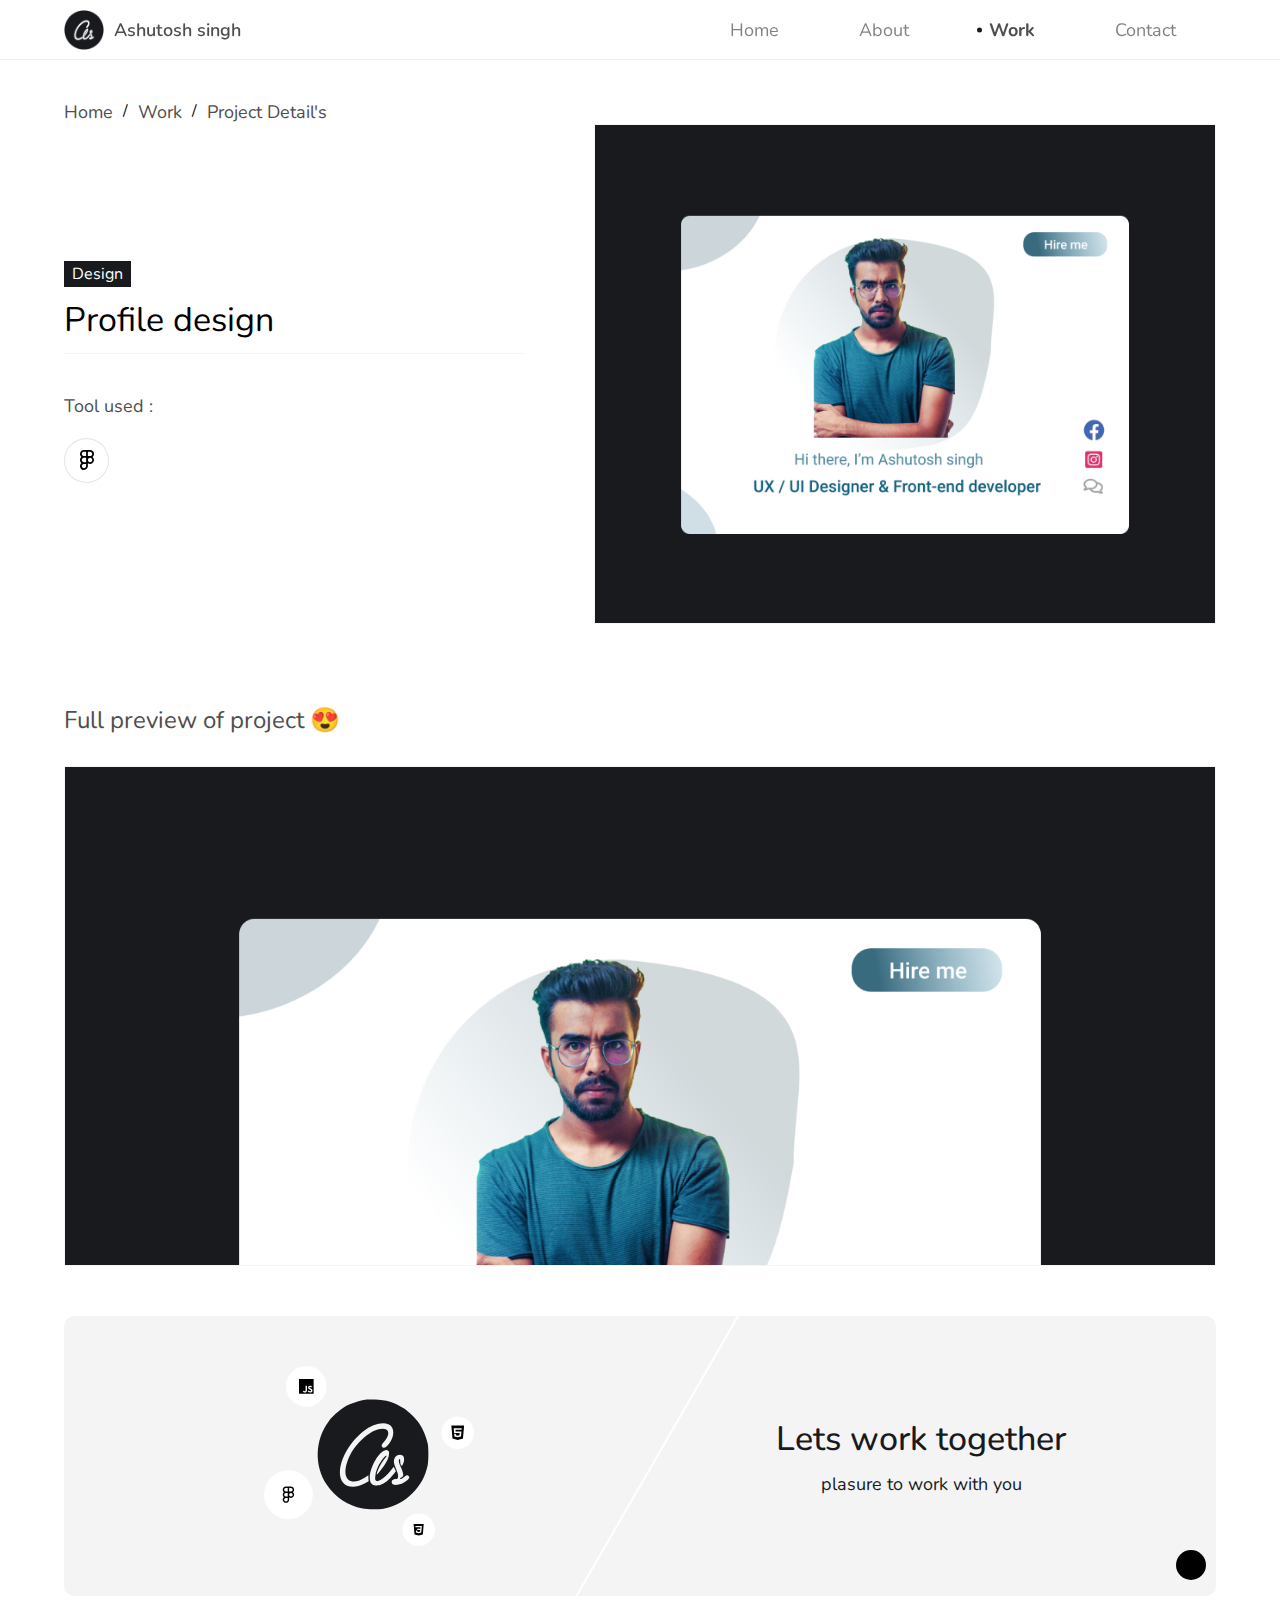
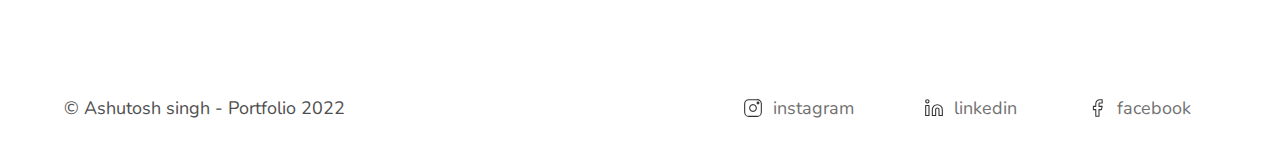
<file: projects/profile-design.html>
<!DOCTYPE html>
<html lang="en">
  <head>
    <meta charset="UTF-8" />
    <meta http-equiv="X-UA-Compatible" content="IE=edge" />
    <meta name="theme-color" content="rgb(237, 242, 249)" />
    <meta name="viewport" content="width=device-width, initial-scale=1.0" />
    <title>Ashutosh singh</title>
    <link rel="shortcut icon" href="../assets/icons/Ashutoshsingh-logo.png" />
    <link
      href="https://fonts.googleapis.com/css2?family=Nunito:wght@200;300;400;500;600;700;800&display=swap"
      rel="stylesheet"
    />
    <link rel="stylesheet" href="../assets/style.css" />
    <link rel="stylesheet" href="./workPage.css" />
  </head>
  <body class="body">
    <header class="header">
      <nav class="navBar container flex">
        <a href="../index.html" class="logo flex">
          <div class="logo-svg">
            <img
              src="../assets/icons/Ashutoshsingh-logo.png"
              alt="Ashutoshsingh-logo"
            />
          </div>
          <h1 class="logoText">Ashutosh singh</h1>
        </a>
        <ul class="navUl flex">
          <li><a href="../index.html" class="links">Home</a></li>
          <li><a href="../pages/about.html" class="links">about</a></li>
          <li><a href="../pages/work.html" class="links active">Work</a></li>
          <li><a href="../pages/contact.html" class="links">contact</a></li>
          <li>
            <div class="navUl-status-badge flex">
              <div class="navUl-status-badge-currentStatus flex">
                <p class="status_line">Currently available</p>
                <span class="status-circle"></span>
              </div>
              <div class="navUl-status-badge-contact flex">
                <a href="tel:+919421912923">+91 942 191 2923</a>
                <a href="mailto:ashutoshsinghemailbox@gmail.com"
                  >ashutoshsinghemailbox@gmail.com</a
                >
              </div>
            </div>
          </li>
        </ul>
        <!-- hamburger menu  -->
        <div class="hamburger-menu">
          <div class="hamburger flex">
            <div class="menu-line line1 menu-deactivate"></div>
            <div class="menu-line line2"></div>
          </div>
        </div>
      </nav>
    </header>

    <div class="pagesWrapper">
      <section class="workPage">
        <div class="workPage-container container">
          <div class="pageSection_heading">
            <a href="../index.html" class="pageSection_heading-text">home</a>
            <span class="pageSection_heading-part">/</span>
            <a href="../pages/work.html" class="pageSection_heading-text"
              >Work</a
            >
            <span class="pageSection_heading-part">/</span>
            <p class="pageSection_heading-text">project detail's</p>
          </div>
          <div class="workPage_box">
            <div class="left-content">
              <h2 class="work-type">design</h2>
              <h1 class="workPage__heading">profile design</h1>
              <p>Tool used :</p>
              <div class="used__tech">
                <div class="work-c-widgets">
                  <div class="work-c-widgets-icon grid">
                    <img
                      src="../assets/icons/figma-icon.svg"
                      alt="figma-icon"
                    />
                  </div>
                </div>
              </div>
            </div>
            <div class="right-image">
              <figure>
                <picture>
                  <img
                    src="../assets/images/work/profile-design.png"
                    alt="profile sample design"
                  />
                </picture>
              </figure>
            </div>
          </div>

          <div class="work-fullpreview">
            <p class="work-fullpreview-p">Full preview of project 😍</p>

            <div class="work-fullpreview-box single">
              <div class="work-fullpreview-bigScreen">
                <div class="bigScreen-box">
                  <img
                    src="../assets/images/work/profile-design.png"
                    alt="profile sample design"
                  />
                </div>
              </div>
            </div>
          </div>
        </div>
      </section>

      <section class="letswork">
        <div class="letswork_container container">
          <a href="../pages/contact.html">
            <div class="letswork-c-box flex">
              <div class="letswork-leftpart">
                <img src="../assets/icons/letswork.svg" alt="lets work image" />
              </div>
              <div class="letswork-rightpart">
                <div class="letswork-content">
                  <h1>Lets work together</h1>
                  <p>plasure to work with you</p>
                </div>
              </div>
            </div>
          </a>
        </div>
      </section>
    </div>

    <footer class="footer">
      <div class="footer_container flex container">
        <p>© Ashutosh singh - Portfolio 2022</p>
        <div class="footer-social flex">
          <!-- social-component1  -->
          <a
            href="https://www.instagram.com/singhashutosh__official/"
            class="footer-social-badge flex"
          >
            <div class="footer-social-icon">
              <img src="../assets/icons/instagram.svg" alt="instagram icon" />
            </div>
            <span>instagram</span>
          </a>
          <!-- social-component1  -->
          <a
            href="https://www.linkedin.com/in/ashutosh-singh-1098b9231/"
            class="footer-social-badge flex"
          >
            <div class="footer-social-icon">
              <img src="../assets/icons/linkedin.svg" alt="linkedin icon" />
            </div>
            <span>linkedin</span>
          </a>
          <!-- social-component1  -->
          <a
            href="https://www.facebook.com/profile.php?id=100077993893082"
            class="footer-social-badge flex"
          >
            <div class="footer-social-icon">
              <img src="../assets/icons/facebook.svg" alt="facebook icon" />
            </div>
            <span>facebook</span>
          </a>
        </div>
      </div>
    </footer>
    <script src="../assets/main.js"></script>
  </body>
</html>
</file>
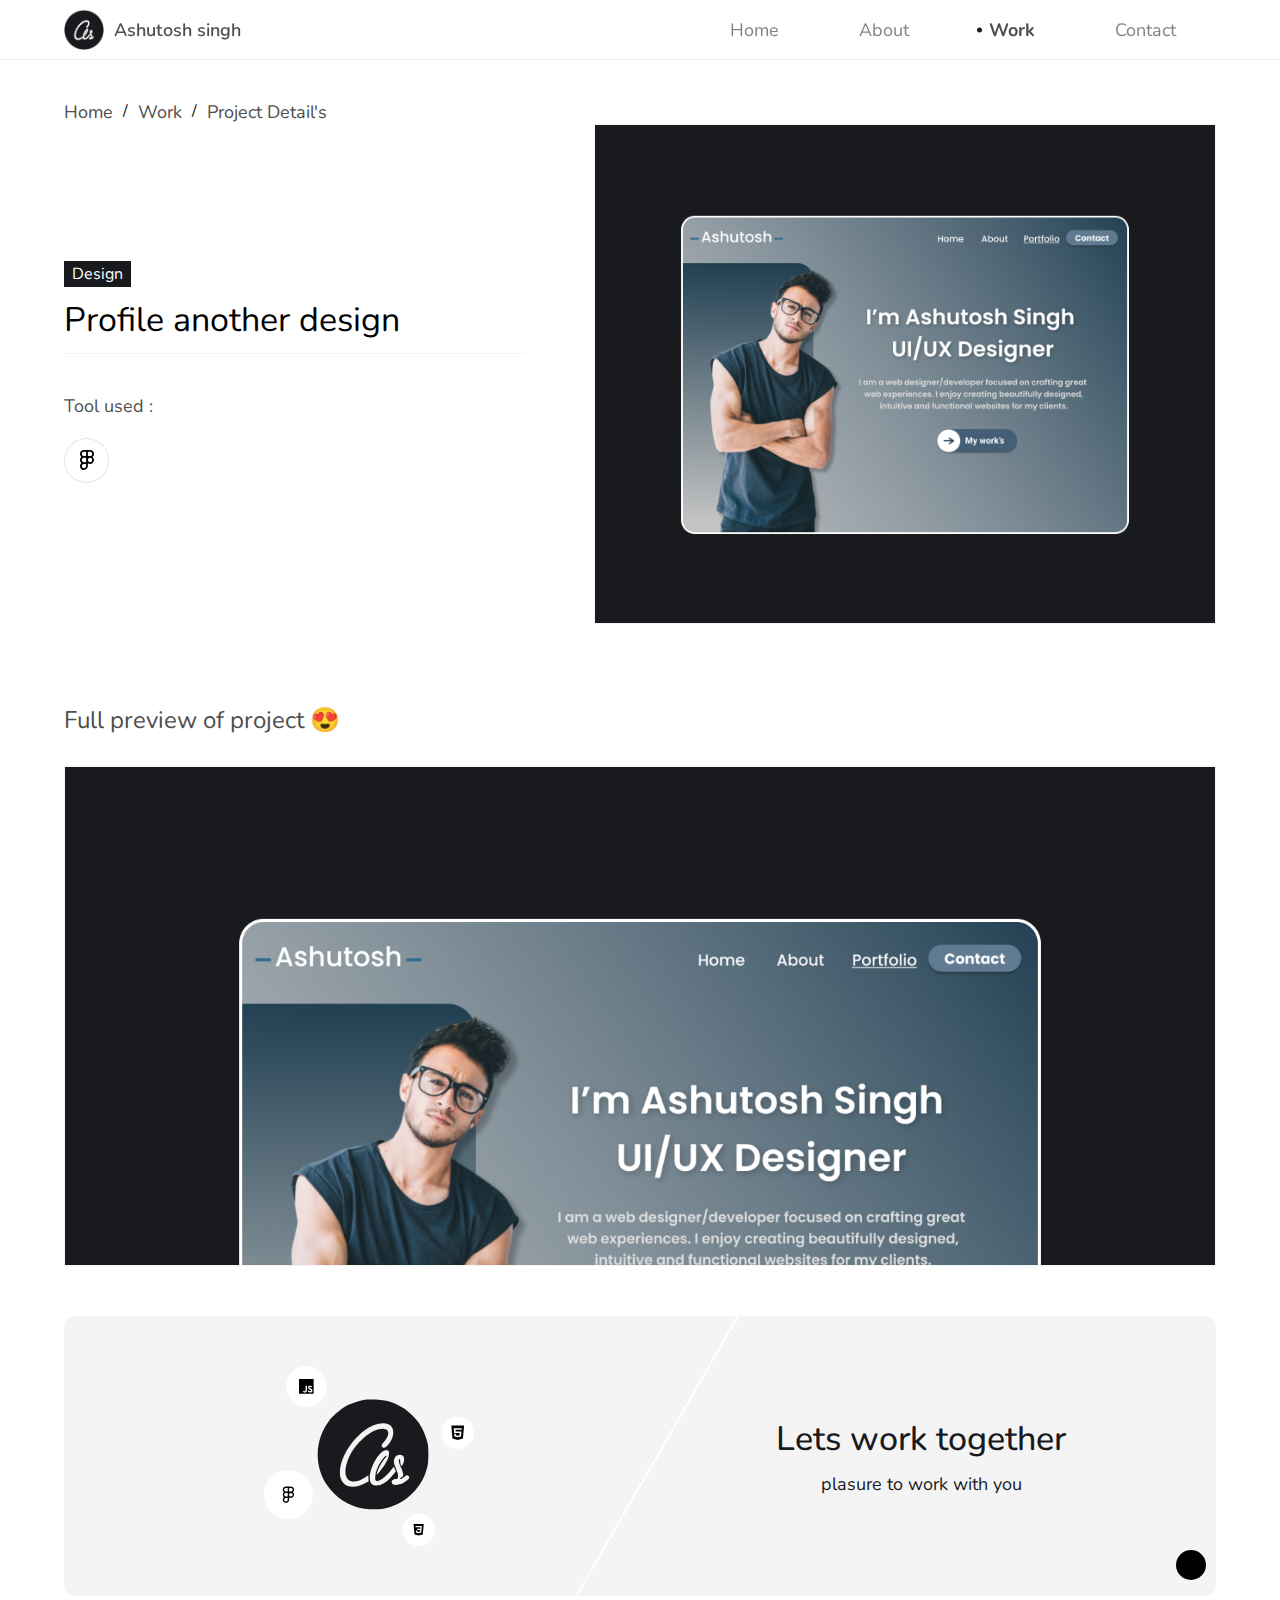
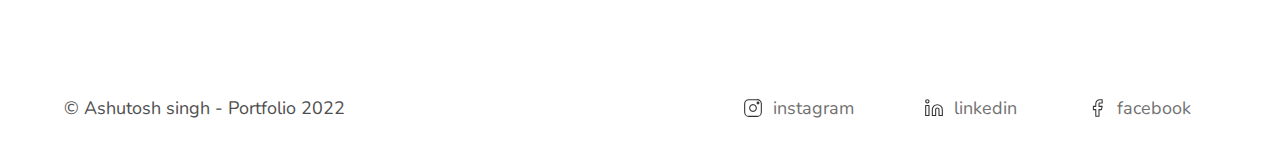
<file: projects/profile-design2.html>
<!DOCTYPE html>
<html lang="en">
  <head>
    <meta charset="UTF-8" />
    <meta http-equiv="X-UA-Compatible" content="IE=edge" />
    <meta name="theme-color" content="rgb(237, 242, 249)" />
    <meta name="viewport" content="width=device-width, initial-scale=1.0" />
    <title>Ashutosh singh</title>
    <link rel="shortcut icon" href="../assets/icons/Ashutoshsingh-logo.png" />
    <link
      href="https://fonts.googleapis.com/css2?family=Nunito:wght@200;300;400;500;600;700;800&display=swap"
      rel="stylesheet"
    />
    <link rel="stylesheet" href="../assets/style.css" />
    <link rel="stylesheet" href="./workPage.css" />
  </head>
  <body class="body">
    <header class="header">
      <nav class="navBar container flex">
        <a href="../index.html" class="logo flex">
          <div class="logo-svg">
            <img
              src="../assets/icons/Ashutoshsingh-logo.png"
              alt="Ashutoshsingh-logo"
            />
          </div>
          <h1 class="logoText">Ashutosh singh</h1>
        </a>
        <ul class="navUl flex">
          <li><a href="../index.html" class="links">Home</a></li>
          <li><a href="../pages/about.html" class="links">about</a></li>
          <li><a href="../pages/work.html" class="links active">Work</a></li>
          <li><a href="../pages/contact.html" class="links">contact</a></li>
          <li>
            <div class="navUl-status-badge flex">
              <div class="navUl-status-badge-currentStatus flex">
                <p class="status_line">Currently available</p>
                <span class="status-circle"></span>
              </div>
              <div class="navUl-status-badge-contact flex">
                <a href="tel:+919421912923">+91 942 191 2923</a>
                <a href="mailto:ashutoshsinghemailbox@gmail.com"
                  >ashutoshsinghemailbox@gmail.com</a
                >
              </div>
            </div>
          </li>
        </ul>
        <!-- hamburger menu  -->
        <div class="hamburger-menu">
          <div class="hamburger flex">
            <div class="menu-line line1 menu-deactivate"></div>
            <div class="menu-line line2"></div>
          </div>
        </div>
      </nav>
    </header>

    <div class="pagesWrapper">
      <section class="workPage">
        <div class="workPage-container container">
          <div class="pageSection_heading">
            <a href="../index.html" class="pageSection_heading-text">home</a>
            <span class="pageSection_heading-part">/</span>
            <a href="../pages/work.html" class="pageSection_heading-text"
              >Work</a
            >
            <span class="pageSection_heading-part">/</span>
            <p class="pageSection_heading-text">project detail's</p>
          </div>
          <div class="workPage_box">
            <div class="left-content">
              <h2 class="work-type">design</h2>
              <h1 class="workPage__heading">profile another design</h1>
              <p>Tool used :</p>
              <div class="used__tech">
                <div class="work-c-widgets">
                  <div class="work-c-widgets-icon grid">
                    <img
                      src="../assets/icons/figma-icon.svg"
                      alt="figma-icon"
                    />
                  </div>
                </div>
              </div>
            </div>
            <div class="right-image">
              <figure>
                <picture>
                  <img
                    src="../assets/images/work/profile-design-2.png"
                    alt="profile sample design"
                  />
                </picture>
              </figure>
            </div>
          </div>

          <div class="work-fullpreview">
            <p class="work-fullpreview-p">Full preview of project 😍</p>

            <div class="work-fullpreview-box single">
              <div class="work-fullpreview-bigScreen">
                <div class="bigScreen-box">
                  <img
                    src="../assets/images/work/profile-design-2.png"
                    alt="profile sample design"
                  />
                </div>
              </div>
            </div>
          </div>
        </div>
      </section>

      <section class="letswork">
        <div class="letswork_container container">
          <a href="../pages/contact.html">
            <div class="letswork-c-box flex">
              <div class="letswork-leftpart">
                <img src="../assets/icons/letswork.svg" alt="lets work image" />
              </div>
              <div class="letswork-rightpart">
                <div class="letswork-content">
                  <h1>Lets work together</h1>
                  <p>plasure to work with you</p>
                </div>
              </div>
            </div>
          </a>
        </div>
      </section>
    </div>

    <footer class="footer">
      <div class="footer_container flex container">
        <p>© Ashutosh singh - Portfolio 2022</p>
        <div class="footer-social flex">
          <!-- social-component1  -->
          <a
            href="https://www.instagram.com/singhashutosh__official/"
            class="footer-social-badge flex"
          >
            <div class="footer-social-icon">
              <img src="../assets/icons/instagram.svg" alt="instagram icon" />
            </div>
            <span>instagram</span>
          </a>
          <!-- social-component1  -->
          <a
            href="https://www.linkedin.com/in/ashutosh-singh-1098b9231/"
            class="footer-social-badge flex"
          >
            <div class="footer-social-icon">
              <img src="../assets/icons/linkedin.svg" alt="linkedin icon" />
            </div>
            <span>linkedin</span>
          </a>
          <!-- social-component1  -->
          <a
            href="https://www.facebook.com/profile.php?id=100077993893082"
            class="footer-social-badge flex"
          >
            <div class="footer-social-icon">
              <img src="../assets/icons/facebook.svg" alt="facebook icon" />
            </div>
            <span>facebook</span>
          </a>
        </div>
      </div>
    </footer>
    <script src="../assets/main.js"></script>
  </body>
</html>
</file>
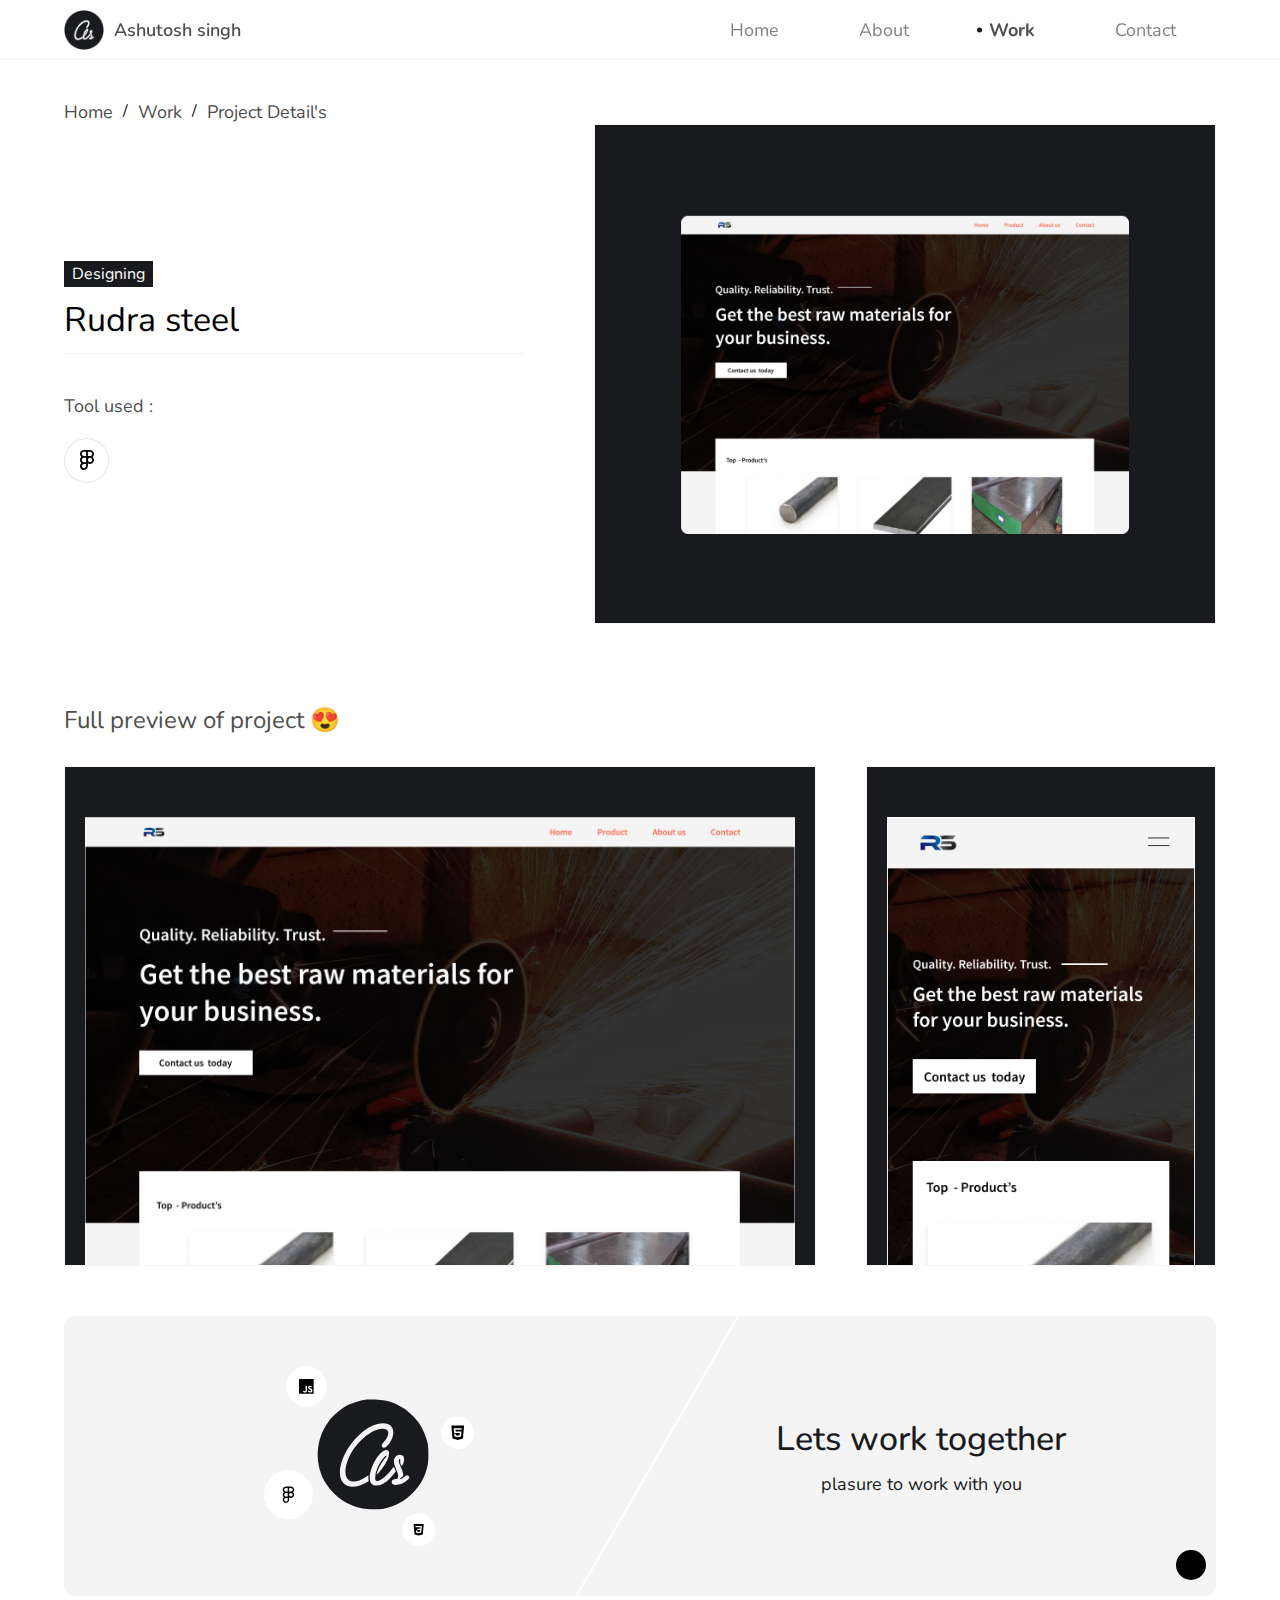
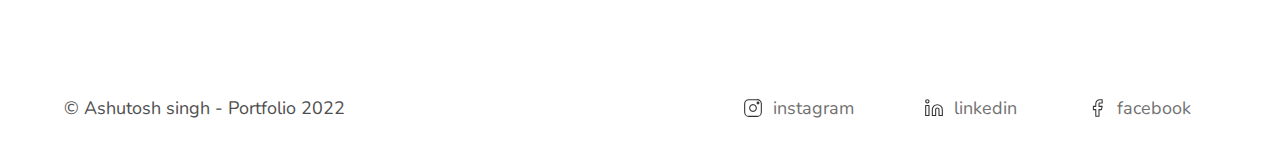
<file: projects/rudra-steel.html>
<!DOCTYPE html>
<html lang="en">
  <head>
    <meta charset="UTF-8" />
    <meta http-equiv="X-UA-Compatible" content="IE=edge" />
    <meta name="theme-color" content="rgb(237, 242, 249)" />
    <meta name="viewport" content="width=device-width, initial-scale=1.0" />
    <title>Ashutosh singh</title>
    <link rel="shortcut icon" href="../assets/icons/Ashutoshsingh-logo.png" />
    <link
      href="https://fonts.googleapis.com/css2?family=Nunito:wght@200;300;400;500;600;700;800&display=swap"
      rel="stylesheet"
    />
    <link rel="stylesheet" href="../assets/style.css" />
    <link rel="stylesheet" href="./workPage.css" />
  </head>
  <body class="body">
    <header class="header">
      <nav class="navBar container flex">
        <a href="../index.html" class="logo flex">
          <div class="logo-svg">
            <img
              src="../assets/icons/Ashutoshsingh-logo.png"
              alt="Ashutoshsingh-logo"
            />
          </div>
          <h1 class="logoText">Ashutosh singh</h1>
        </a>
        <ul class="navUl flex">
          <li><a href="../index.html" class="links">Home</a></li>
          <li><a href="../pages/about.html" class="links">about</a></li>
          <li><a href="../pages/work.html" class="links active">Work</a></li>
          <li><a href="../pages/contact.html" class="links">contact</a></li>
          <li>
            <div class="navUl-status-badge flex">
              <div class="navUl-status-badge-currentStatus flex">
                <p class="status_line">Currently available</p>
                <span class="status-circle"></span>
              </div>
              <div class="navUl-status-badge-contact flex">
                <a href="tel:+919421912923">+91 942 191 2923</a>
                <a href="mailto:ashutoshsinghemailbox@gmail.com"
                  >ashutoshsinghemailbox@gmail.com</a
                >
              </div>
            </div>
          </li>
        </ul>
        <!-- hamburger menu  -->
        <div class="hamburger-menu">
          <div class="hamburger flex">
            <div class="menu-line line1 menu-deactivate"></div>
            <div class="menu-line line2"></div>
          </div>
        </div>
      </nav>
    </header>

    <div class="pagesWrapper">
      <section class="workPage">
        <div class="workPage-container container">
          <div class="pageSection_heading">
            <a href="../index.html" class="pageSection_heading-text">home</a>
            <span class="pageSection_heading-part">/</span>
            <a href="../pages/work.html" class="pageSection_heading-text"
              >Work</a
            >
            <span class="pageSection_heading-part">/</span>
            <p class="pageSection_heading-text">project detail's</p>
          </div>
          <div class="workPage_box">
            <div class="left-content">
              <h2 class="work-type">Designing</h2>
              <h1 class="workPage__heading">Rudra steel</h1>
              <p>Tool used :</p>
              <div class="used__tech">
                <div class="work-c-widgets">
                  <div class="work-c-widgets-icon grid">
                    <img
                      src="../assets/icons/figma-icon.svg"
                      alt="figma-icon"
                    />
                  </div>
                </div>
              </div>
            </div>
            <div class="right-image">
              <figure>
                <picture>
                  <img
                    src="../assets/images/work/rudra_steel-t.png"
                    alt="rudra steel website"
                  />
                </picture>
              </figure>
            </div>
          </div>

          <div class="work-fullpreview">
            <p class="work-fullpreview-p">Full preview of project 😍</p>

            <div class="work-fullpreview-box">
              <div class="work-fullpreview-bigScreen">
                <div class="bigScreen-box">
                  <img
                    src="../assets/images/work/work-discription-img/Rudra steels.png"
                    alt="rudra steel website desktop"
                  />
                </div>
              </div>
              <div class="work-fullpreview-smallScreen">
                <div class="smallScreen-box">
                  <img
                    src="../assets/images/work/work-discription-img/Rudra-mobile-view.png"
                    alt=""
                  />
                </div>
              </div>
            </div>
          </div>
        </div>
      </section>

      <section class="letswork">
        <div class="letswork_container container">
          <a href="../pages/contact.html">
            <div class="letswork-c-box flex">
              <div class="letswork-leftpart">
                <img src="../assets/icons/letswork.svg" alt="lets work image" />
              </div>
              <div class="letswork-rightpart">
                <div class="letswork-content">
                  <h1>Lets work together</h1>
                  <p>plasure to work with you</p>
                </div>
              </div>
            </div>
          </a>
        </div>
      </section>
    </div>

    <footer class="footer">
      <div class="footer_container flex container">
        <p>© Ashutosh singh - Portfolio 2022</p>
        <div class="footer-social flex">
          <!-- social-component1  -->
          <a
            href="https://www.instagram.com/singhashutosh__official/"
            class="footer-social-badge flex"
          >
            <div class="footer-social-icon">
              <img src="../assets/icons/instagram.svg" alt="instagram icon" />
            </div>
            <span>instagram</span>
          </a>
          <!-- social-component1  -->
          <a
            href="https://www.linkedin.com/in/ashutosh-singh-1098b9231/"
            class="footer-social-badge flex"
          >
            <div class="footer-social-icon">
              <img src="../assets/icons/linkedin.svg" alt="linkedin icon" />
            </div>
            <span>linkedin</span>
          </a>
          <!-- social-component1  -->
          <a
            href="https://www.facebook.com/profile.php?id=100077993893082"
            class="footer-social-badge flex"
          >
            <div class="footer-social-icon">
              <img src="../assets/icons/facebook.svg" alt="facebook icon" />
            </div>
            <span>facebook</span>
          </a>
        </div>
      </div>
    </footer>
    <script src="../assets/main.js"></script>
  </body>
</html>
</file>
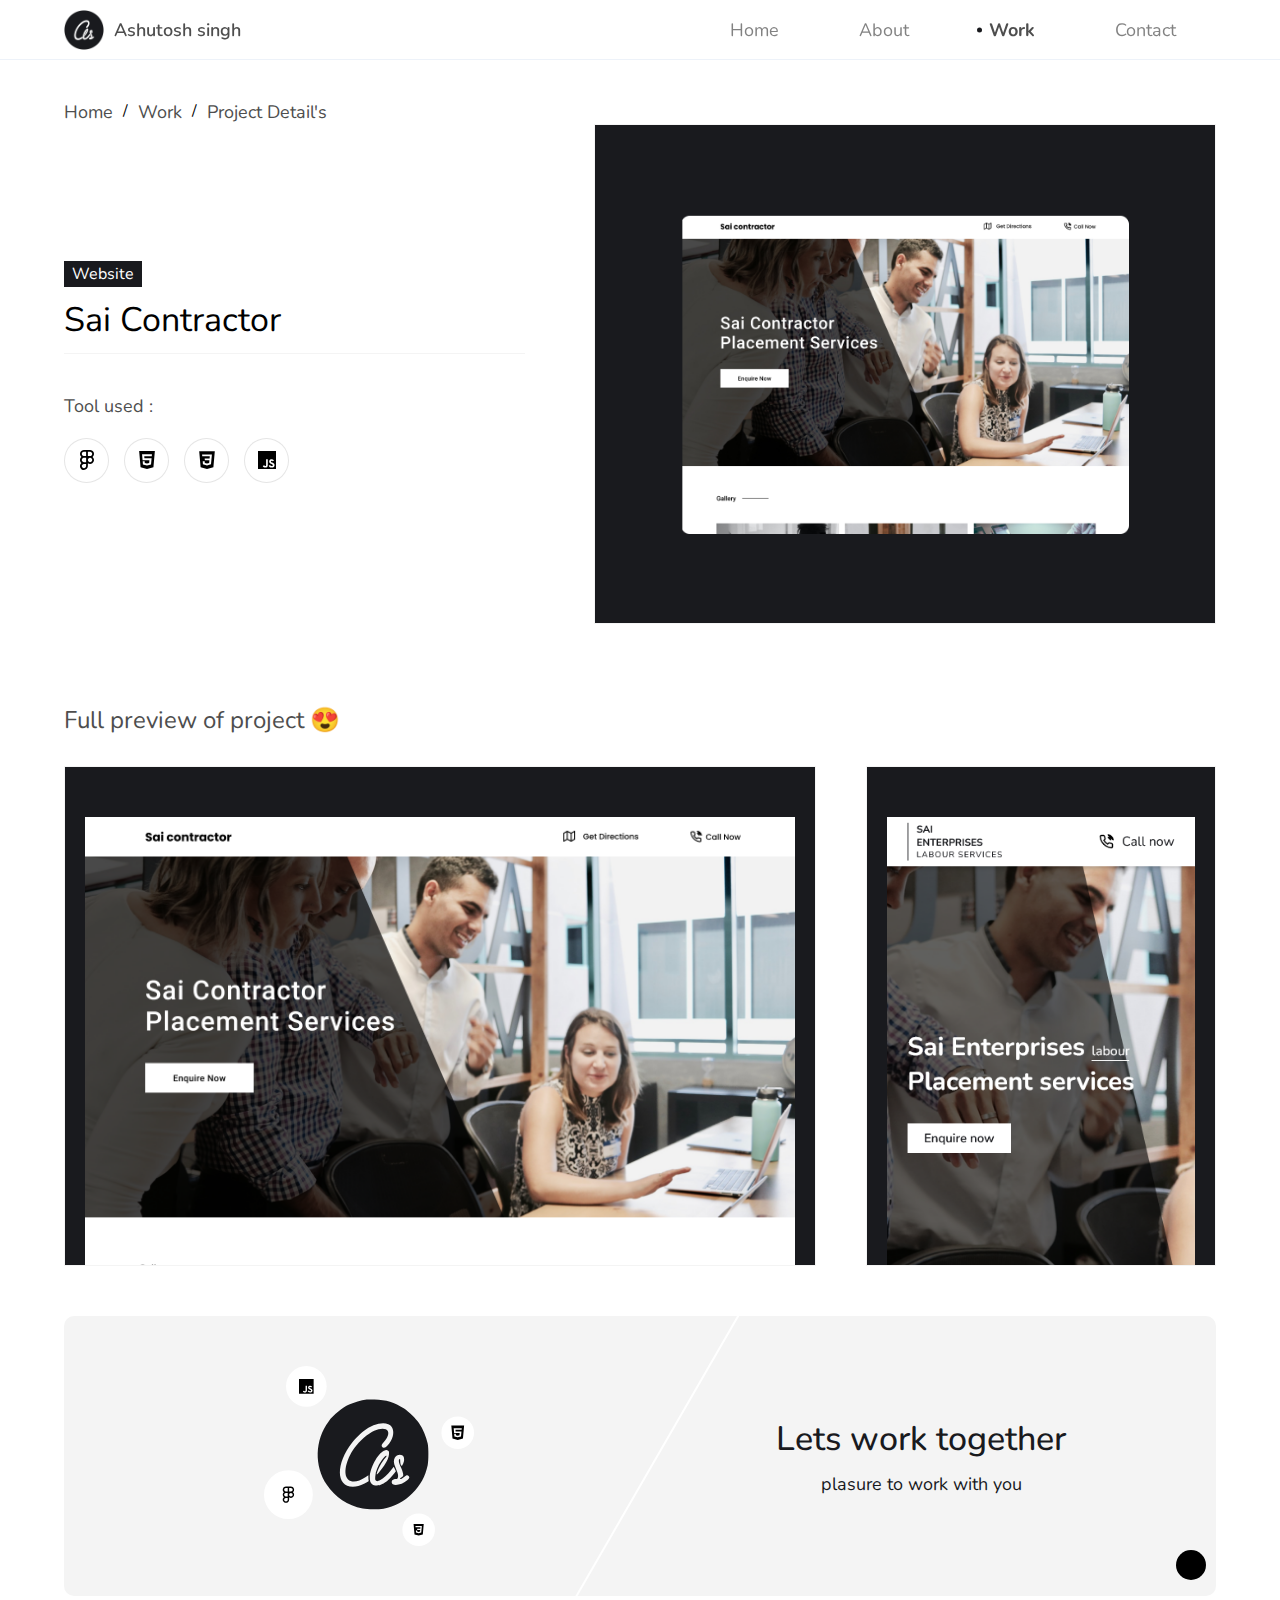
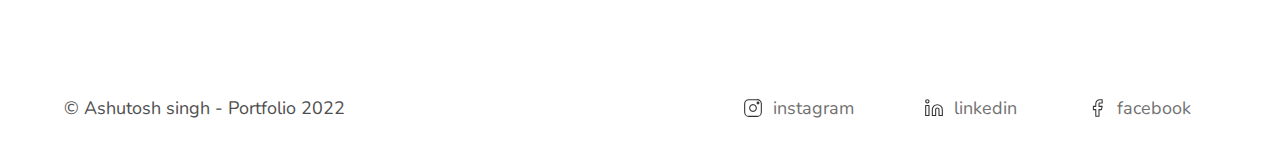
<file: projects/sai-contractor.html>
<!DOCTYPE html>
<html lang="en">
  <head>
    <meta charset="UTF-8" />
    <meta http-equiv="X-UA-Compatible" content="IE=edge" />
    <meta name="theme-color" content="rgb(237, 242, 249)" />
    <meta name="viewport" content="width=device-width, initial-scale=1.0" />
    <title>Ashutosh singh</title>
    <link rel="shortcut icon" href="../assets/icons/Ashutoshsingh-logo.png" />
    <link
      href="https://fonts.googleapis.com/css2?family=Nunito:wght@200;300;400;500;600;700;800&display=swap"
      rel="stylesheet"
    />
    <link rel="stylesheet" href="../assets/style.css" />
    <link rel="stylesheet" href="./workPage.css" />
  </head>
  <body class="body">
    <header class="header">
      <nav class="navBar container flex">
        <a href="../index.html" class="logo flex">
          <div class="logo-svg">
            <img
              src="../assets/icons/Ashutoshsingh-logo.png"
              alt="Ashutoshsingh-logo"
            />
          </div>
          <h1 class="logoText">Ashutosh singh</h1>
        </a>
        <ul class="navUl flex">
          <li><a href="../index.html" class="links">Home</a></li>
          <li><a href="../pages/about.html" class="links">about</a></li>
          <li><a href="../pages/work.html" class="links active">Work</a></li>
          <li><a href="../pages/contact.html" class="links">contact</a></li>
          <li>
            <div class="navUl-status-badge flex">
              <div class="navUl-status-badge-currentStatus flex">
                <p class="status_line">Currently available</p>
                <span class="status-circle"></span>
              </div>
              <div class="navUl-status-badge-contact flex">
                <a href="tel:+919421912923">+91 942 191 2923</a>
                <a href="mailto:ashutoshsinghemailbox@gmail.com"
                  >ashutoshsinghemailbox@gmail.com</a
                >
              </div>
            </div>
          </li>
        </ul>
        <!-- hamburger menu  -->
        <div class="hamburger-menu">
          <div class="hamburger flex">
            <div class="menu-line line1 menu-deactivate"></div>
            <div class="menu-line line2"></div>
          </div>
        </div>
      </nav>
    </header>

    <div class="pagesWrapper">
      <section class="workPage">
        <div class="workPage-container container">
          <div class="pageSection_heading">
            <a href="../index.html" class="pageSection_heading-text">home</a>
            <span class="pageSection_heading-part">/</span>
            <a href="../pages/work.html" class="pageSection_heading-text"
              >Work</a
            >
            <span class="pageSection_heading-part">/</span>
            <p class="pageSection_heading-text">project detail's</p>
          </div>
          <div class="workPage_box">
            <div class="left-content">
              <h2 class="work-type">website</h2>
              <h1 class="workPage__heading">Sai Contractor</h1>
              <p>Tool used :</p>
              <div class="used__tech">
                <div class="work-c-widgets">
                  <div class="work-c-widgets-icon grid">
                    <img
                      src="../assets/icons/figma-icon.svg"
                      alt="figma-icon"
                    />
                  </div>
                  <div class="work-c-widgets-icon grid">
                    <img src="../assets/icons/html-icon.svg" alt="html-icon" />
                  </div>
                  <div class="work-c-widgets-icon grid">
                    <img src="../assets/icons/css-icon.svg" alt="css-icon" />
                  </div>
                  <div class="work-c-widgets-icon grid">
                    <img
                      src="../assets/icons/javascript-icon.svg"
                      alt="javascript-icon"
                    />
                  </div>
                </div>
              </div>
            </div>
            <div class="right-image">
              <figure>
                <picture>
                  <img
                    src="../assets/images/work/sai_contarctor-t.png"
                    alt="sai contractor website"
                  />
                </picture>
              </figure>
            </div>
          </div>

          <div class="work-fullpreview">
            <p class="work-fullpreview-p">Full preview of project 😍</p>

            <div class="work-fullpreview-box">
              <div class="work-fullpreview-bigScreen">
                <div class="bigScreen-box">
                  <img
                    src="../assets/images/work/work-discription-img/sai contractor.png"
                    alt=""
                  />
                </div>
              </div>
              <div class="work-fullpreview-smallScreen">
                <div class="smallScreen-box">
                  <img
                    src="../assets/images/work/work-discription-img/sai contractor-m.png"
                    alt=""
                  />
                </div>
              </div>
            </div>
          </div>
        </div>
      </section>

      <section class="letswork">
        <div class="letswork_container container">
          <a href="../pages/contact.html">
            <div class="letswork-c-box flex">
              <div class="letswork-leftpart">
                <img src="../assets/icons/letswork.svg" alt="lets work image" />
              </div>
              <div class="letswork-rightpart">
                <div class="letswork-content">
                  <h1>Lets work together</h1>
                  <p>plasure to work with you</p>
                </div>
              </div>
            </div>
          </a>
        </div>
      </section>
    </div>

    <footer class="footer">
      <div class="footer_container flex container">
        <p>© Ashutosh singh - Portfolio 2022</p>
        <div class="footer-social flex">
          <!-- social-component1  -->
          <a
            href="https://www.instagram.com/singhashutosh__official/"
            class="footer-social-badge flex"
          >
            <div class="footer-social-icon">
              <img src="../assets/icons/instagram.svg" alt="instagram icon" />
            </div>
            <span>instagram</span>
          </a>
          <!-- social-component1  -->
          <a
            href="https://www.linkedin.com/in/ashutosh-singh-1098b9231/"
            class="footer-social-badge flex"
          >
            <div class="footer-social-icon">
              <img src="../assets/icons/linkedin.svg" alt="linkedin icon" />
            </div>
            <span>linkedin</span>
          </a>
          <!-- social-component1  -->
          <a
            href="https://www.facebook.com/profile.php?id=100077993893082"
            class="footer-social-badge flex"
          >
            <div class="footer-social-icon">
              <img src="../assets/icons/facebook.svg" alt="facebook icon" />
            </div>
            <span>facebook</span>
          </a>
        </div>
      </div>
    </footer>
    <script src="../assets/main.js"></script>
  </body>
</html>
</file>
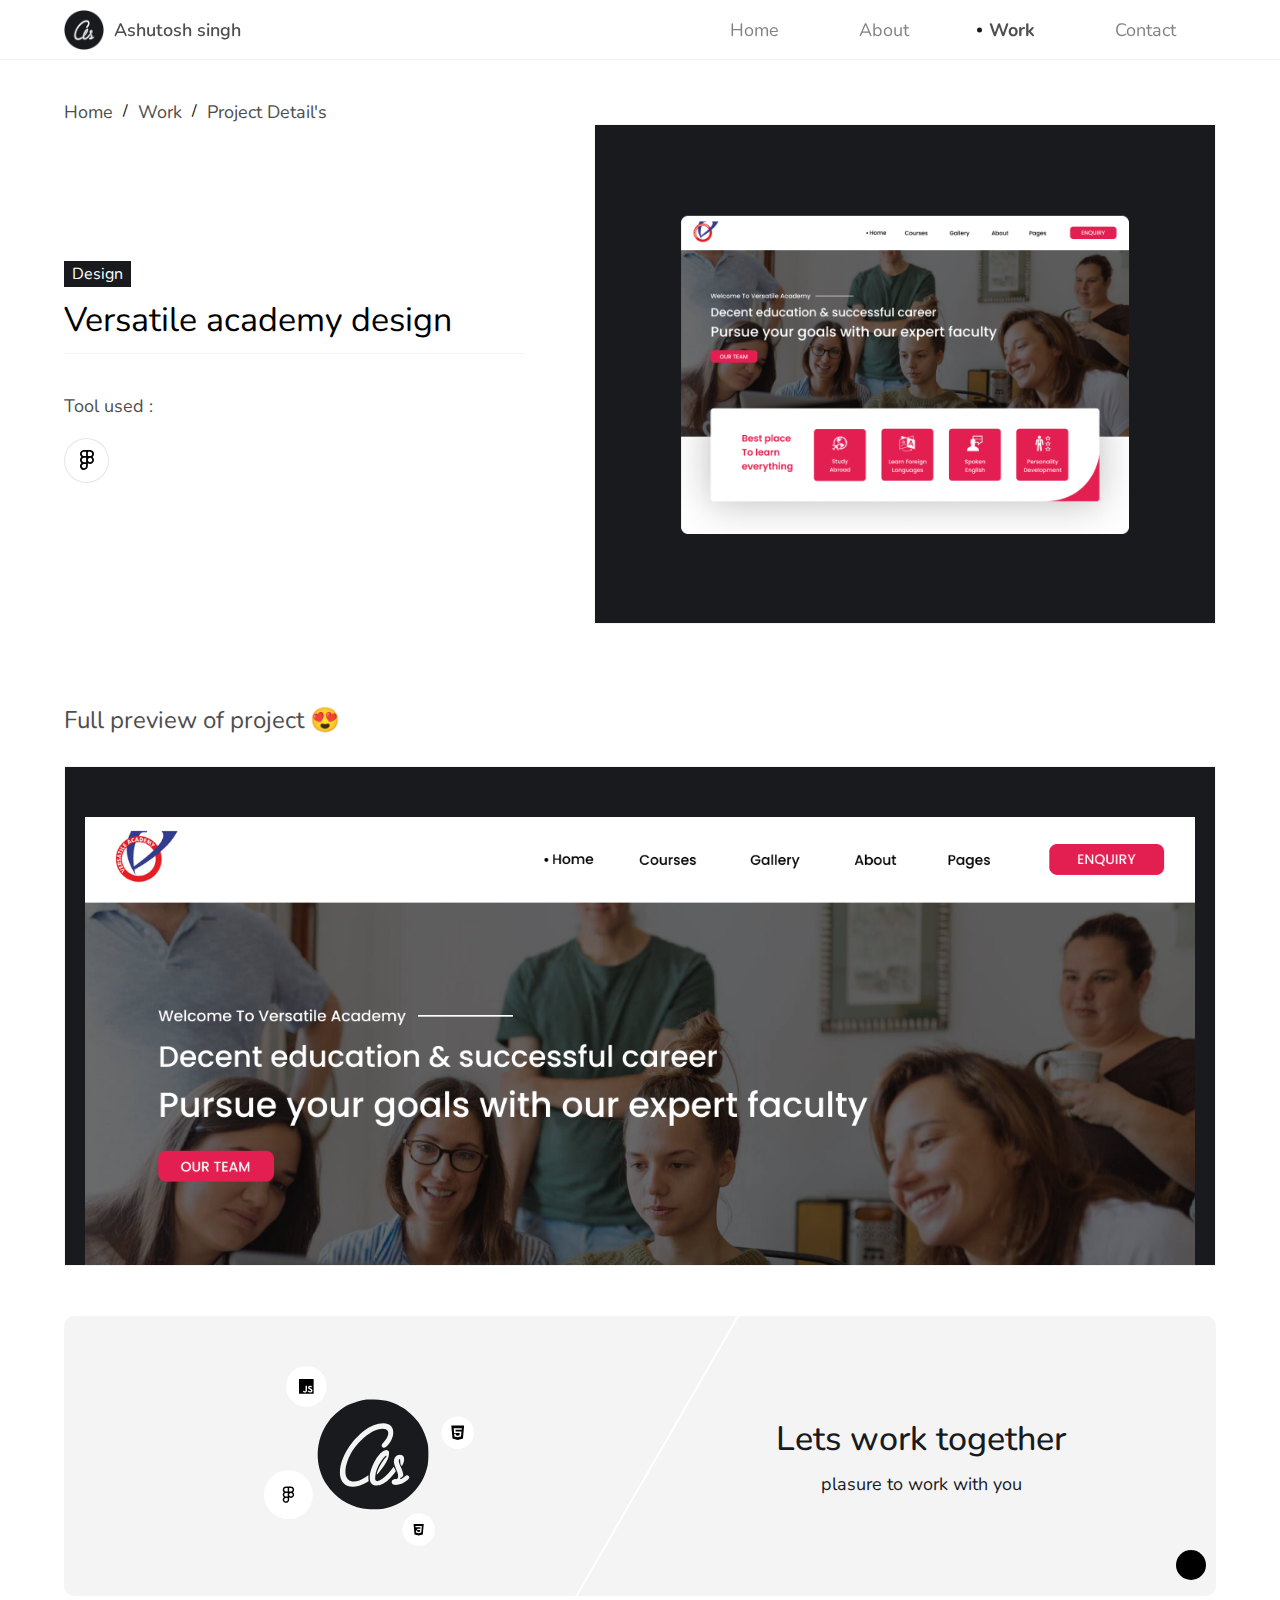
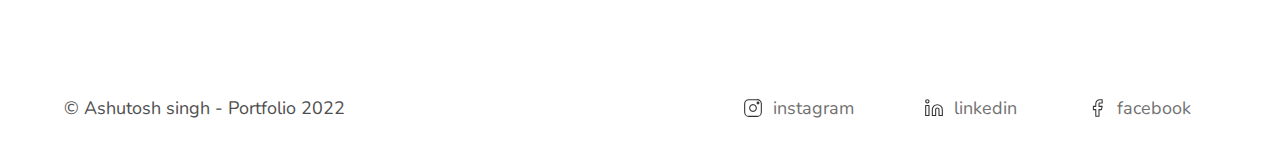
<file: projects/versatile-academy.html>
<!DOCTYPE html>
<html lang="en">
  <head>
    <meta charset="UTF-8" />
    <meta http-equiv="X-UA-Compatible" content="IE=edge" />
    <meta name="theme-color" content="rgb(237, 242, 249)" />
    <meta name="viewport" content="width=device-width, initial-scale=1.0" />
    <title>Ashutosh singh</title>
    <link rel="shortcut icon" href="../assets/icons/Ashutoshsingh-logo.png" />
    <link
      href="https://fonts.googleapis.com/css2?family=Nunito:wght@200;300;400;500;600;700;800&display=swap"
      rel="stylesheet"
    />
    <link rel="stylesheet" href="../assets/style.css" />
    <link rel="stylesheet" href="./workPage.css" />
  </head>
  <body class="body">
    <header class="header">
      <nav class="navBar container flex">
        <a href="../index.html" class="logo flex">
          <div class="logo-svg">
            <img
              src="../assets/icons/Ashutoshsingh-logo.png"
              alt="Ashutoshsingh-logo"
            />
          </div>
          <h1 class="logoText">Ashutosh singh</h1>
        </a>
        <ul class="navUl flex">
          <li><a href="../index.html" class="links">Home</a></li>
          <li><a href="../pages/about.html" class="links">about</a></li>
          <li><a href="../pages/work.html" class="links active">Work</a></li>
          <li><a href="../pages/contact.html" class="links">contact</a></li>
          <li>
            <div class="navUl-status-badge flex">
              <div class="navUl-status-badge-currentStatus flex">
                <p class="status_line">Currently available</p>
                <span class="status-circle"></span>
              </div>
              <div class="navUl-status-badge-contact flex">
                <a href="tel:+919421912923">+91 942 191 2923</a>
                <a href="mailto:ashutoshsinghemailbox@gmail.com"
                  >ashutoshsinghemailbox@gmail.com</a
                >
              </div>
            </div>
          </li>
        </ul>
        <!-- hamburger menu  -->
        <div class="hamburger-menu">
          <div class="hamburger flex">
            <div class="menu-line line1 menu-deactivate"></div>
            <div class="menu-line line2"></div>
          </div>
        </div>
      </nav>
    </header>

    <div class="pagesWrapper">
      <section class="workPage">
        <div class="workPage-container container">
          <div class="pageSection_heading">
            <a href="../index.html" class="pageSection_heading-text">home</a>
            <span class="pageSection_heading-part">/</span>
            <a href="../pages/work.html" class="pageSection_heading-text"
              >Work</a
            >
            <span class="pageSection_heading-part">/</span>
            <p class="pageSection_heading-text">project detail's</p>
          </div>
          <div class="workPage_box">
            <div class="left-content">
              <h2 class="work-type">design</h2>
              <h1 class="workPage__heading">versatile academy design</h1>
              <p>Tool used :</p>
              <div class="used__tech">
                <div class="work-c-widgets">
                  <div class="work-c-widgets-icon grid">
                    <img
                      src="../assets/icons/figma-icon.svg"
                      alt="figma-icon"
                    />
                  </div>
                </div>
              </div>
            </div>
            <div class="right-image">
              <figure>
                <picture>
                  <img
                    src="../assets/images/work/versatile-t.png"
                    alt="versatile academy sample design"
                  />
                </picture>
              </figure>
            </div>
          </div>

          <div class="work-fullpreview">
            <p class="work-fullpreview-p">Full preview of project 😍</p>

            <div class="work-fullpreview-box">
              <div class="work-fullpreview-bigScreen">
                <div class="bigScreen-box">
                  <img
                    src="../assets/images/work/work-discription-img/versatile.png"
                    alt="versatile-academy design"
                  />
                </div>
              </div>
            </div>
          </div>
        </div>
      </section>

      <section class="letswork">
        <div class="letswork_container container">
          <a href="../pages/contact.html">
            <div class="letswork-c-box flex">
              <div class="letswork-leftpart">
                <img src="../assets/icons/letswork.svg" alt="lets work image" />
              </div>
              <div class="letswork-rightpart">
                <div class="letswork-content">
                  <h1>Lets work together</h1>
                  <p>plasure to work with you</p>
                </div>
              </div>
            </div>
          </a>
        </div>
      </section>
    </div>

    <footer class="footer">
      <div class="footer_container flex container">
        <p>© Ashutosh singh - Portfolio 2022</p>
        <div class="footer-social flex">
          <!-- social-component1  -->
          <a
            href="https://www.instagram.com/singhashutosh__official/"
            class="footer-social-badge flex"
          >
            <div class="footer-social-icon">
              <img src="../assets/icons/instagram.svg" alt="instagram icon" />
            </div>
            <span>instagram</span>
          </a>
          <!-- social-component1  -->
          <a
            href="https://www.linkedin.com/in/ashutosh-singh-1098b9231/"
            class="footer-social-badge flex"
          >
            <div class="footer-social-icon">
              <img src="../assets/icons/linkedin.svg" alt="linkedin icon" />
            </div>
            <span>linkedin</span>
          </a>
          <!-- social-component1  -->
          <a
            href="https://www.facebook.com/profile.php?id=100077993893082"
            class="footer-social-badge flex"
          >
            <div class="footer-social-icon">
              <img src="../assets/icons/facebook.svg" alt="facebook icon" />
            </div>
            <span>facebook</span>
          </a>
        </div>
      </div>
    </footer>
    <script src="../assets/main.js"></script>
  </body>
</html>
</file>
<file: assets/style.css>
*,
::after,
::before {
  margin: 0;
  padding: 0;
  -webkit-box-sizing: border-box;
  box-sizing: border-box;
  scrollbar-width: thin;
  scrollbar-color: transparent transparent;
}
::-webkit-scrollbar {
  display: none;
}
:root {
  --font: "Nunito", sans-serif;
  --primary: #191a1e;
  --secondary: #f4f4f4;
  --pure: #ffffff;
  --flc: #4e4e4e;
  --fbc: #191a1e;
  --fpure: #ffffff;
  --border4: 4px;
  --border10: 10px;
  --border50: 50px;
}
body {
  font-family: var(--font);
}
a,
li,
p {
  font-size: 18px;
  color: var(--flc);
  text-decoration: none;
}
li,
ul {
  list-style: none;
}
button,
input {
  font-size: 18px;
  font-family: var(--font);
}
img {
  width: 100%;
  height: 100%;
  -o-object-fit: cover;
  object-fit: cover;
}
.flex {
  display: -webkit-box;
  display: -ms-flexbox;
  display: flex;
}
.grid {
  display: -ms-grid;
  display: grid;
}
.container {
  max-width: 1200px;
  width: 90%;
  margin: 0 auto;
}
.body.overflow {
  overflow: hidden;
}
.btn {
  text-transform: lowercase;
  height: 40px;
  -webkit-box-pack: center;
  -ms-flex-pack: center;
  justify-content: center;
  -webkit-box-align: center;
  -ms-flex-align: center;
  align-items: center;
  gap: 10px;
  outline: 0;
  border: none;
  transition: all 0.3s ease 0s;
  -webkit-transition: all 0.3s ease 0s;
  -moz-transition: all 0.3s ease 0s;
  -ms-transition: all 0.3s ease 0s;
  -o-transition: all 0.3s ease 0s;
  cursor: pointer;
}
.btn:hover {
  -webkit-box-shadow: 0 12px 12px -11px var(--primary);
  box-shadow: 0 12px 12px -11px var(--primary);
}
.section_heading-text {
  font-size: 22px;
  font-weight: 700;
  text-transform: capitalize;
}
.section_heading {
  -webkit-box-align: center;
  -ms-flex-align: center;
  align-items: center;
  -webkit-box-pack: justify;
  -ms-flex-pack: justify;
  justify-content: space-between;
  gap: 20px;
  margin: 50px 0;
}
.part-line {
  -webkit-box-flex: 1;
  -ms-flex: 1;
  flex: 1;
  height: 2px;
  background-color: var(--secondary);
}
.service-c-icon {
  width: 24px;
  height: 24px;
}
.service-c-heading {
  font-size: 18px;
  margin-top: 20px;
  font-weight: 500;
}
.service-c-list {
  margin: 10px 0;
}
.service-c-listItems {
  font-size: 16px;
  margin-top: 15px;
}
.work_component {
  max-width: 100%;
  border: 1px solid rgba(0, 0, 0, 0.1);
  border-radius: 10px;
  -webkit-border-radius: 10px;
  -moz-border-radius: 10px;
  -ms-border-radius: 10px;
  -o-border-radius: 10px;
  overflow: hidden;
}
.work-c-figure {
  width: 100%;
  height: 250px;
  background-color: var(--primary);
  display: -ms-grid;
  display: grid;
  place-items: center;
}
.work-c-widgets-icon {
  width: 45px;
  height: 45px;
  border: 0.5px solid rgba(0, 0, 0, 0.1);
  border-radius: var(--border50);
  -webkit-border-radius: var(--border50);
  -moz-border-radius: var(--border50);
  -ms-border-radius: var(--border50);
  -o-border-radius: var(--border50);
  background-color: var(--pure);
  place-items: center;
}
.work-c-figure {
  position: relative;
}
.work-c-widgets {
  position: absolute;
  bottom: -20px;
  display: -webkit-box;
  display: -ms-flexbox;
  display: flex;
  gap: 5px;
  left: 20px;
}
.work-c-lable {
  padding: 50px 0 20px 0;
  -webkit-box-align: center;
  -ms-flex-align: center;
  align-items: center;
  -webkit-box-pack: justify;
  -ms-flex-pack: justify;
  justify-content: space-between;
  border-top: 1px solid rgba(0, 0, 0, 0.1);
}
.work-c-lable_content {
  margin-left: 20px;
}
.work-c-figcaption {
  text-transform: capitalize;
  font-size: 18px;
  font-weight: 500;
}
.wrok-c-date {
  text-transform: capitalize;
  font-size: 12px;
  display: inline-block;
  margin-top: 8px;
}
.header {
  position: fixed;
  width: 100%;
  border-bottom: 1px solid #edf2f9;
  background: hsla(0, 0%, 100%, 0.96);
  height: 60px;
  line-height: 60px;
  z-index: 100;
}
.logo-svg {
  width: 40px;
  height: 40px;
}
.navBar {
  -webkit-box-pack: justify;
  -ms-flex-pack: justify;
  justify-content: space-between;
}
.logo {
  -webkit-box-align: center;
  -ms-flex-align: center;
  align-items: center;
  gap: 10px;
}
.logoText {
  font-weight: 600;
  font-size: 18px;
}
.navUl {
  -ms-flex-item-align: end;
  align-self: flex-end;
}
.navUl .links {
  margin: 0 40px;
  text-transform: capitalize;
  opacity: 0.7;
  transition: all 0.3s ease 0s;
  -webkit-transition: all 0.3s ease 0s;
  -moz-transition: all 0.3s ease 0s;
  -ms-transition: all 0.3s ease 0s;
  -o-transition: all 0.3s ease 0s;
}
.navUl .links:hover {
  opacity: 1;
}
.navUl .links.active {
  font-weight: 700;
  opacity: 1;
  position: relative;
}
.navUl .links.active::after {
  top: 50%;
  left: -12px;
  transform: translateY(-50%);
  position: absolute;
  content: "";
  width: 5px;
  height: 5px;
  background-color: var(--primary);
  border-radius: var(--border50);
  -webkit-border-radius: var(--border50);
  -moz-border-radius: var(--border50);
  -ms-border-radius: var(--border50);
  -o-border-radius: var(--border50);
  -webkit-transform: translateY(-50%);
  -moz-transform: translateY(-50%);
  -ms-transform: translateY(-50%);
  -o-transform: translateY(-50%);
}
.hamburger-menu,
.navUl-status-badge {
  display: none;
}
.landing-screen {
  padding-top: 60px;
}
.primary_btn {
  padding: 10px 25px;
  border-radius: var(--border50);
  -webkit-border-radius: var(--border50);
  -moz-border-radius: var(--border50);
  -ms-border-radius: var(--border50);
  -o-border-radius: var(--border50);
  background-color: var(--primary);
  color: var(--fpure);
}
.btn-icon {
  width: 24px;
  height: 24px;
}
.btn-icon img {
  filter: invert();
  -webkit-filter: invert();
}
.main_screen-center {
  height: 100vh;
  -webkit-box-pack: center;
  -ms-flex-pack: center;
  justify-content: center;
  -webkit-box-align: center;
  -ms-flex-align: center;
  align-items: center;
}
.main_screen-content {
  display: -ms-grid;
  display: grid;
  place-items: center;
}
.main-tagline {
  font-size: 34px;
  margin-bottom: 8px;
  font-weight: 600;
  position: relative;
}
.main-tagline::after {
  position: absolute;
  bottom: 0;
  content: url("./icons/hero-svg-icon.svg");
}
.main-para {
  margin-bottom: 40px;
  font-size: 18px;
  font-weight: 400;
}
.service-c-Box {
  margin-top: 50px;
  display: -ms-grid;
  display: grid;
  -ms-grid-columns: (1fr) [4];
  grid-template-columns: repeat(4, 1fr);
}
.service-c-Box > * {
  text-transform: capitalize;
}
.work-c-box {
  grid-template-columns: repeat(auto-fill, 360px);
  overflow: hidden;
  padding: 5px 0;
  gap: 60px;
}
.work-c-widgets-icon > img {
  width: 24px;
  height: 24px;
}
.secondary-btn {
  font-size: 12px;
  padding: 2px 15px;
  background-color: var(--primary);
  color: var(--fpure);
  margin-right: 20px;
  border-radius: 50px;
  -webkit-border-radius: 50px;
  -moz-border-radius: 50px;
  -ms-border-radius: 50px;
  -o-border-radius: 50px;
  transform: translateY(10px);
  -webkit-transform: translateY(10px);
  -moz-transform: translateY(10px);
  -ms-transform: translateY(10px);
  -o-transform: translateY(10px);
  -webkit-box-shadow: none;
  box-shadow: none;
  opacity: 0;
  visibility: hidden;
}
.secondary-btn .btn-icon {
  width: 20px;
  height: 20px;
}
.work_component:hover .secondary-btn {
  opacity: 1;
  visibility: visible;
  transform: translateY(0);
  -webkit-transform: translateY(0);
  -moz-transform: translateY(0);
  -ms-transform: translateY(0);
  -o-transform: translateY(0);
}
.work_container > .work-c-box {
  margin: 40px 0 50px 0;
}
.testimonal-swiper {
  width: 100%;
  height: 100%;
}
.swiper-slide {
  display: -webkit-box;
  display: -ms-flexbox;
  display: flex;
  -webkit-box-pack: center;
  -ms-flex-pack: center;
  justify-content: center;
  -webkit-box-align: center;
  -ms-flex-align: center;
  align-items: center;
}
.swiper-button-next::after,
.swiper-button-prev::after,
.swiper-rtl .swiper-button-prev::after {
  content: "" !important;
}
.swiper-button-prev {
  background-image: url("./icons/leftCircle.svg");
}
.swiper-button-next {
  background-image: url("./icons/rightCircle.svg");
}
.swiper-button-next,
.swiper-button-prev {
  width: 35px;
  height: 35px;
  background-size: contain;
  background-repeat: no-repeat;
  background-position: center;
  border-radius: var(--border-50);
  -webkit-border-radius: var(--border-50);
  -moz-border-radius: var(--border-50);
  -ms-border-radius: var(--border-50);
  -o-border-radius: var(--border-50);
}
.testimonal-c-box {
  overflow: hidden;
  -webkit-box-align: center;
  -ms-flex-align: center;
  align-items: center;
  -webkit-box-pack: justify;
  -ms-flex-pack: justify;
  justify-content: space-between;
}
.testimonal-content > h1 {
  font-weight: 500;
  width: 12ch;
  font-size: 18px;
}
.testimonal-navigat-btn {
  position: relative;
  margin-top: 30px;
  height: 25px;
}
.testimonal-textunderline {
  position: relative;
  line-height: 2.5;
}
.testimonal-textunderline::after {
  position: absolute;
  bottom: -20px;
  left: 0;
  content: url("./icons/bottomLine.svg");
}
.testimonal-swiperBox {
  max-width: 800px;
  height: 250px;
  overflow: hidden;
  cursor: -webkit-grab;
  cursor: grab;
}
.testimonal_component {
  padding: 40px;
  background-color: var(--secondary);
  border-radius: var(--border10);
  -webkit-border-radius: var(--border10);
  -moz-border-radius: var(--border10);
  -ms-border-radius: var(--border10);
  -o-border-radius: var(--border10);
  overflow: hidden;
  position: relative;
  -webkit-box-align: start;
  -ms-flex-align: start;
  align-items: flex-start;
  -webkit-box-orient: vertical;
  -webkit-box-direction: normal;
  -ms-flex-direction: column;
  flex-direction: column;
}
.testimonal_component::after {
  position: absolute;
  bottom: -15px;
  right: -5px;
  content: url("./icons/testimonal-c-shape.svg");
}
.testimonal-user-avtar {
  width: 50px;
  height: 50px;
  background-color: var(--pure);
  place-items: center;
  border-radius: var(--border50);
  -webkit-border-radius: var(--border50);
  -moz-border-radius: var(--border50);
  -ms-border-radius: var(--border50);
  -o-border-radius: var(--border50);
}
.testimonal-user-avtar > p {
  text-transform: uppercase;
  font-size: 22px;
  font-weight: 700;
}
.testimonal-user-name {
  text-transform: capitalize;
  font-weight: 500;
  margin-top: 10px;
  font-size: 18px;
}
.testimonal-user-opinion {
  margin-top: 15px;
  font-size: 18px;
  opacity: 0.8;
  line-height: 1.5;
}
.testimonal-opinion-date {
  text-transform: capitalize;
  position: absolute;
  top: 50px;
  right: 50px;
}
.letswork-c-box {
  width: 100%;
  height: 280px;
  background-color: var(--secondary);
  -webkit-box-align: center;
  -ms-flex-align: center;
  align-items: center;
  -webkit-box-pack: justify;
  -ms-flex-pack: justify;
  justify-content: space-between;
  padding: 40px 150px;
  border-radius: var(--border10);
  -webkit-border-radius: var(--border10);
  -moz-border-radius: var(--border10);
  -ms-border-radius: var(--border10);
  -o-border-radius: var(--border10);
  overflow: hidden;
  position: relative;
}
.letswork-leftpart {
  height: 280px;
  padding: 50px;
}
.letswork-content h1 {
  color: var(--fbc);
  font-size: 34px;
  font-weight: 500;
}
.letswork-content p {
  color: var(--fbc);
  margin-top: 10px;
  text-align: center;
}
.letswork-c-box::after {
  content: url("./icons/circle-svg-icon.svg");
  position: absolute;
  bottom: 10px;
  right: 10px;
}
.letswork-c-box::before {
  content: "";
  position: absolute;
  top: -30px;
  left: 50%;
  width: 2px;
  height: 400px;
  background-color: var(--pure);
  transform: translate(-50%) rotate(30deg);
  -webkit-transform: translate(-50%) rotate(30deg);
  -moz-transform: translate(-50%) rotate(30deg);
  -ms-transform: translate(-50%) rotate(30deg);
  -o-transform: translate(-50%) rotate(30deg);
}
.footer_container {
  margin-top: 60px;
  padding: 30px 0;
  -webkit-box-align: center;
  -ms-flex-align: center;
  align-items: center;
  -webkit-box-pack: justify;
  -ms-flex-pack: justify;
  justify-content: space-between;
  -webkit-user-select: none;
  -moz-user-select: none;
  -ms-user-select: none;
  user-select: none;
}
.footer-social {
  gap: 20px;
}
.footer-social-icon {
  width: 20px;
  height: 20px;
}
.footer-social-badge {
  padding: 10px 25px;
  -webkit-box-align: center;
  -ms-flex-align: center;
  align-items: center;
  gap: 10px;
  opacity: 0.8;
  transition: all 0.3s ease 0s;
  -webkit-transition: all 0.3s ease 0s;
  -moz-transition: all 0.3s ease 0s;
  -ms-transition: all 0.3s ease 0s;
  -o-transition: all 0.3s ease 0s;
  border-radius: var(--border4);
  -webkit-border-radius: var(--border4);
  -moz-border-radius: var(--border4);
  -ms-border-radius: var(--border4);
  -o-border-radius: var(--border4);
}
.footer-social-badge:hover,
.footer-social-badge:hover p {
  opacity: 1;
  background-color: var(--secondary);
}
.aboutBox {
  gap: 50px;
  margin: 20px 0 50px 0;
  -ms-flex-wrap: wrap;
  flex-wrap: wrap;
  -webkit-box-align: center;
  -ms-flex-align: center;
  align-items: center;
}
.aboutBox picture {
  display: block;
  width: 350px;
  height: 450px;
  background-color: var(--primary);
  border: 1px solid var(--secondary);
  border-radius: var(--border10);
  position: relative;
  z-index: 1;
  overflow: hidden;
  -webkit-border-radius: var(--border10);
  -moz-border-radius: var(--border10);
  -ms-border-radius: var(--border10);
  -o-border-radius: var(--border10);
}
.exp-row {
  gap: 50px;
}
.expBox-label {
  font-size: 34px;
}
.expBox-para {
  text-transform: capitalize;
}
.discription-row,
.expBox-para {
  font-size: 18px;
  color: var(--flc);
}
.discription-row {
  line-height: 1.8;
  margin: 30px 0;
}
.aboutSocial-icon {
  margin-top: 30px;
  padding-top: 20px;
  border-top: 2px solid #f4f4f4;
  -webkit-box-pack: justify;
  -ms-flex-pack: justify;
  justify-content: space-between;
}
.contactus {
  width: 100%;
  height: calc(100vh - 80px);
}
.contactUs__content {
  position: absolute;
  top: 50%;
  transform: translateY(-50%);
  -webkit-transform: translateY(-50%);
  -moz-transform: translateY(-50%);
  -ms-transform: translateY(-50%);
  -o-transform: translateY(-50%);
}
.contactUs-label {
  font-size: 16px;
  font-weight: 500;
  margin-bottom: 15px;
}
.contact-mail {
  font-size: 24px;
}
.social-links {
  margin-top: 40px;
}
.footer-social-badge.active {
  background-color: #f4f4f4;
}
@media only screen and (max-width: 990px) {
  .service-c-Box {
    -ms-grid-columns: (1fr) [3];
    grid-template-columns: repeat(3, 1fr);
  }
  .work-c-box {
    gap: 30px;
  }
  .testimonal-swiperBox {
    height: auto;
    width: 100%;
  }
  .letswork-c-box {
    padding: 40px 30px;
  }
}
@media only screen and (max-width: 800px) {
  .hamburger-menu {
    display: -ms-grid;
    display: grid;
    width: 40px;
    height: 40px;
    place-items: center;
    border-radius: var(--border50);
    -webkit-border-radius: var(--border50);
    -moz-border-radius: var(--border50);
    -ms-border-radius: var(--border50);
    -o-border-radius: var(--border50);
    cursor: pointer;
  }
  .hamburger {
    -webkit-box-orient: vertical;
    -webkit-box-direction: normal;
    -ms-flex-direction: column;
    flex-direction: column;
    gap: 4px;
  }
  .menu-line {
    width: 20px;
    height: 2px;
    background-color: var(--primary);
    transition: 0.3s ease-in-out;
    -webkit-transition: 0.3s ease-in-out;
    -moz-transition: 0.3s ease-in-out;
    -ms-transition: 0.3s ease-in-out;
    -o-transition: 0.3s ease-in-out;
    border-radius: 50px;
    -webkit-border-radius: 50px;
    -moz-border-radius: 50px;
    -ms-border-radius: 50px;
    -o-border-radius: 50px;
  }
  .navUl {
    position: fixed;
    display: -webkit-box;
    display: -ms-flexbox;
    display: flex;
    height: 100%;
    width: 100%;
    top: 0;
    left: 0;
    background: hsla(0, 0%, 100%, 0.96);
    -webkit-box-orient: vertical;
    -webkit-box-direction: normal;
    -ms-flex-direction: column;
    flex-direction: column;
    padding-top: 120px;
    z-index: -1;
    transition: 0.3s ease-in-out;
    -webkit-transition: 0.3s ease-in-out;
    -moz-transition: 0.3s ease-in-out;
    -ms-transition: 0.3s ease-in-out;
    -o-transition: 0.3s ease-in-out;
    opacity: 0;
    visibility: hidden;
  }
  .navUl li {
    opacity: 0;
  }
  .navUl li:last-child {
    display: block;
    width: 100vw;
    position: absolute;
    bottom: 0;
  }
  .navUl-status-badge {
    display: -webkit-box;
    display: -ms-flexbox;
    display: flex;
    -webkit-box-orient: vertical;
    -webkit-box-direction: normal;
    -ms-flex-direction: column;
    flex-direction: column;
    border-radius: var(--border4) var(--border4) 0 0;
    padding: 10px;
    background: hsla(0, 0%, 100%, 0.96);
    border-top: 1px solid #edf2f9;
    opacity: 1;
  }
  .navUl-status-badge-contact > *,
  .navUl-status-badge > * {
    font-size: 16px;
    color: var(--fbc);
  }
  .navUl-status-badge-contact a {
    text-transform: lowercase;
    margin-right: 15px;
    line-height: 2;
  }
  .navUl-status-badge-contact a {
    opacity: 0.8;
  }
  .navUl-status-badge-contact {
    -webkit-box-orient: vertical;
    -webkit-box-direction: normal;
    -ms-flex-direction: column;
    flex-direction: column;
    -webkit-box-align: end;
    -ms-flex-align: end;
    align-items: flex-end;
  }
  .navUl-status-badge-currentStatus {
    margin-right: 15px;
    -webkit-box-align: center;
    -ms-flex-align: center;
    align-items: center;
    -webkit-box-pack: end;
    -ms-flex-pack: end;
    justify-content: flex-end;
  }
  .status-circle {
    margin-left: 10px;
    width: 8px;
    height: 8px;
    border-radius: 8px;
    background-color: var(--primary);
    position: relative;
    display: -webkit-box;
    display: -ms-flexbox;
    display: flex;
    -webkit-box-align: center;
    -ms-flex-align: center;
    align-items: center;
    -webkit-box-pack: center;
    -ms-flex-pack: center;
    justify-content: center;
    z-index: 1;
    -webkit-border-radius: 8px;
    -moz-border-radius: 8px;
    -ms-border-radius: 8px;
    -o-border-radius: 8px;
  }
  .status-circle::after {
    position: absolute;
    content: "";
    width: 12px;
    height: 12px;
    background-color: #1c2a62;
    border-radius: var(--border50);
    animation: Waveeffects 1.5s linear infinite;
    -webkit-animation: Waveeffects 1.5s linear infinite;
  }
  @-webkit-keyframes Waveeffects {
    from {
      -webkit-transform: scale(0);
      transform: scale(0);
      opacity: 0.4;
    }
    to {
      -webkit-transform: scale(2);
      transform: scale(2);
      opacity: 0;
    }
  }
  @keyframes Waveeffects {
    from {
      -webkit-transform: scale(0);
      transform: scale(0);
      opacity: 0.4;
    }
    to {
      -webkit-transform: scale(2);
      transform: scale(2);
      opacity: 0;
    }
  }
  @-webkit-keyframes linksFade {
    from {
      opacity: 0;
      transform: translateY(10px);
      -webkit-transform: translateY(10px);
      -moz-transform: translateY(10px);
      -ms-transform: translateY(10px);
      -o-transform: translateY(10px);
    }
    to {
      opacity: 1;
      transform: translateY(0);
      -webkit-transform: translateY(0);
      -moz-transform: translateY(0);
      -ms-transform: translateY(0);
      -o-transform: translateY(0);
    }
  }
  @keyframes linksFade {
    from {
      opacity: 0;
      transform: translateY(10px);
      -webkit-transform: translateY(10px);
      -moz-transform: translateY(10px);
      -ms-transform: translateY(10px);
      -o-transform: translateY(10px);
    }
    to {
      opacity: 1;
      transform: translateY(0);
      -webkit-transform: translateY(0);
      -moz-transform: translateY(0);
      -ms-transform: translateY(0);
      -o-transform: translateY(0);
    }
  }
  .line1.active {
    background-color: #ff6565;
    transform: translate(0, 3px) rotate(45deg);
    -webkit-transform: translate(0, 3px) rotate(45deg);
    -moz-transform: translate(0, 3px) rotate(45deg);
    -ms-transform: translate(0, 3px) rotate(45deg);
    -o-transform: translate(0, 3px) rotate(45deg);
  }
  .line2.active {
    background-color: #ff6565;
    transform: translate(0, -3px) rotate(-45deg);
    -webkit-transform: translate(0, -3px) rotate(-45deg);
    -moz-transform: translate(0, -3px) rotate(-45deg);
    -ms-transform: translate(0, -3px) rotate(-45deg);
    -o-transform: translate(0, -3px) rotate(-45deg);
  }
  .navUl.active {
    visibility: visible;
    opacity: 1;
  }
  .navBar {
    height: 100%;
    -webkit-box-align: center;
    -ms-flex-align: center;
    align-items: center;
  }
  .navUl .links {
    font-size: 22px;
  }
  .navUl li {
    text-align: right;
  }
  .main-para,
  .main-tagline {
    text-align: center;
    overflow: hidden;
  }
  .service-c-Box {
    -ms-grid-columns: 1fr;
    grid-template-columns: 1fr;
    gap: 30px;
  }
  .testimonal-c-box {
    -webkit-box-orient: vertical;
    -webkit-box-direction: normal;
    -ms-flex-direction: column;
    flex-direction: column;
  }
  .testimonal-content {
    width: 100%;
    margin: 0;
  }
  .testimonal-content > h1 {
    text-align: center;
    width: 100%;
  }
  .testimonal-navigat-btn {
    margin-top: 25px;
    gap: 0;
    -webkit-box-pack: justify;
    -ms-flex-pack: justify;
    justify-content: space-between;
  }
  .testimonal-swiper,
  .testimonal_component {
    width: 100% !important;
    height: auto !important;
  }
  .testimonal-content {
    -webkit-box-ordinal-group: 3;
    -ms-flex-order: 2;
    order: 2;
    margin-top: 30px;
  }
  .letswork-leftpart {
    height: 250px;
  }
  .letswork-content h1 {
    font-size: 24px;
  }
  .letswork-content p {
    font-size: 16px;
  }
  .footer_container p {
    font-size: 18px;
    width: 100%;
    text-align: center;
  }
  .footer_container {
    gap: 20px;
    -ms-flex-wrap: wrap;
    flex-wrap: wrap;
  }
  .footer-social {
    gap: 10px;
  }
  .footer-social-badge {
    font-size: 16px;
  }
  .aboutSocial-icon {
    display: none;
  }
}
@media only screen and (max-width: 450px) {
  .main-tagline::after {
    display: none;
  }
  .work-c-box {
    -ms-grid-columns: 1fr;
    grid-template-columns: 1fr;
  }
  .testimonal_component {
    min-width: 100%;
    padding: 20px;
  }
  .testimonal_component::after {
    width: 40px;
    height: 40px;
    right: 0;
    bottom: 0;
  }
  .testimonal-user-opinion {
    display: -webkit-box;
    -webkit-line-clamp: 3;
    -webkit-box-orient: vertical;
    overflow: hidden;
    font-size: 16px;
  }
  .testimonal-opinion-date {
    top: 30px;
    right: 30px;
  }
  .letswork-c-box {
    padding: 20px 15px;
    height: 250px;
    -webkit-box-orient: vertical;
    -webkit-box-direction: normal;
    -ms-flex-direction: column;
    flex-direction: column;
    height: auto;
  }
  .letswork-c-box::before {
    display: none;
  }
  .letswork-c-box::after {
    display: none;
    width: 5px;
    height: 5px;
  }
  .letswork-leftpart {
    padding: 10px;
    height: 150px;
  }
  .letswork-content {
    margin-top: 15px;
  }
  .footer-social-badge {
    padding: 4px 8px;
    font-size: 12px;
  }
  .footer-social-badge > span {
    display: none;
  }
  .footer-social-icon {
    width: 24px;
    height: 24px;
  }
  .contactUs-label {
    font-size: 17px;
  }
  .contact-mail {
    font-size: 18px;
  }
  .aboutBox figure {
    width: 100%;
  }
  .aboutBox picture {
    width: 100%;
  }
}
.pagesWrapper {
  padding-top: 80px;
}
.pageSection_heading {
  margin-top: 20px;
  display: -webkit-box;
  display: -ms-flexbox;
  display: flex;
  gap: 10px;
  text-transform: capitalize;
}
</file>
<file: projects/workPage.css>
.workPage_box {
  display: -webkit-box;
  display: -ms-flexbox;
  display: flex;
  -webkit-box-align: center;
  -ms-flex-align: center;
  align-items: center;
}
.right-image picture {
  display: -webkit-box;
  display: -ms-flexbox;
  display: flex;
  -webkit-box-pack: end;
  -ms-flex-pack: end;
  justify-content: flex-end;
}
.right-image img {
  -o-object-fit: contain;
  object-fit: contain;
  width: 90%;
  height: 500px;
  border: 1px solid var(--secondary);
  background-color: var(--primary);
  overflow: hidden;
}
.img-head {
  font-size: 18px;
  margin: 30px 0;
  display: -ms-grid;
  display: grid;
  height: 40px;
  width: 100%;
  border-top: 1px solid var(--fpure);
  border-bottom: 1px solid var(--fpure);
  color: var(--fpure);
  place-items: center;
}
.left-content {
  -webkit-box-flex: 1;
  -ms-flex: 1;
  flex: 1;
}
.work-type {
  font-weight: 400;
  font-size: 16px;
  background-color: var(--primary);
  color: var(--fpure);
  padding: 2px 8px;
  display: inline-block;
}
.workPage__heading {
  /* display: inline-block; */
  font-size: 34px;
  font-weight: 400;
  margin-bottom: 40px;
  padding: 10px 0;
  border-bottom: 1px solid var(--secondary);
}
.work-type::first-letter,
.workPage__heading::first-letter {
  text-transform: capitalize;
}
.right-image {
  -webkit-box-flex: 1.5;
  -ms-flex: 1.5;
  flex: 1.5;
}
.used__tech {
  position: relative;
  margin-top: 20px;
  height: 50px;
}
.used__tech > .work-c-widgets {
  top: 0;
  left: 0;
  gap: 15px;
}
.work-fullpreview-p {
  margin-top: 80px;
  font-size: 24px;
}
.work-fullpreview-box {
  margin: 30px 0 50px 0;
  height: 500px;
  display: -webkit-box;
  display: -ms-flexbox;
  display: flex;
  gap: 50px;
}
.work-fullpreview-bigScreen,
.work-fullpreview-smallScreen {
  border: 1px solid var(--secondary);
  overflow: scroll;
  padding: 50px 20px;
  overflow-x: hidden;
  background-color: var(--primary);
}
.work-fullpreview-bigScreen {
  -webkit-box-flex: 1;
  -ms-flex: 1;
  flex: 1;
}
.work-fullpreview-smallScreen {
  width: 350px;
}
@media only screen and (max-width: 990px) {
  .right-image {
    margin-top: 30px;
  }
  .work-fullpreview-box {
    -webkit-box-orient: vertical;
    -webkit-box-direction: normal;
    -ms-flex-direction: column;
    flex-direction: column;
    height: 800px;
  }
  .work-fullpreview-bigScreen,
  .work-fullpreview-smallScreen {
    padding: 20px;
    width: 100%;
  }
  .work-fullpreview-bigScreen {
    -webkit-box-flex: 1.5;
    -ms-flex: 1.5;
    flex: 1.5;
  }
  .work-fullpreview-smallScreen {
    -webkit-box-flex: 2;
    -ms-flex: 2;
    flex: 2;
  }
  .work-fullpreview-box.single {
    height: -webkit-max-content;
    height: -moz-max-content;
    height: max-content;
  }
  .work-fullpreview-box.single .work-fullpreview-bigScreen {
    padding: 0;
  }
}
@media only screen and (max-width: 450px) {
  .workPage_box {
    -webkit-box-orient: vertical;
    -webkit-box-direction: normal;
    -ms-flex-direction: column;
    flex-direction: column;
  }
  .right-image {
    -webkit-box-ordinal-group: 2;
    -ms-flex-order: 1;
    order: 1;
  }
  .left-content {
    margin-top: 30px;
    -webkit-box-ordinal-group: 3;
    -ms-flex-order: 2;
    order: 2;
    width: 100%;
  }
  .right-image img {
    width: 100%;
    max-height: 300px;
    -o-object-fit: cover;
    object-fit: cover;
  }
  .workPage__heading {
    font-size: 18px;
    display: block;
    margin-bottom: 20px;
  }
  .work-fullpreview-p {
    font-size: 18px;
    margin-top: 30px;
  }
}
</file>
